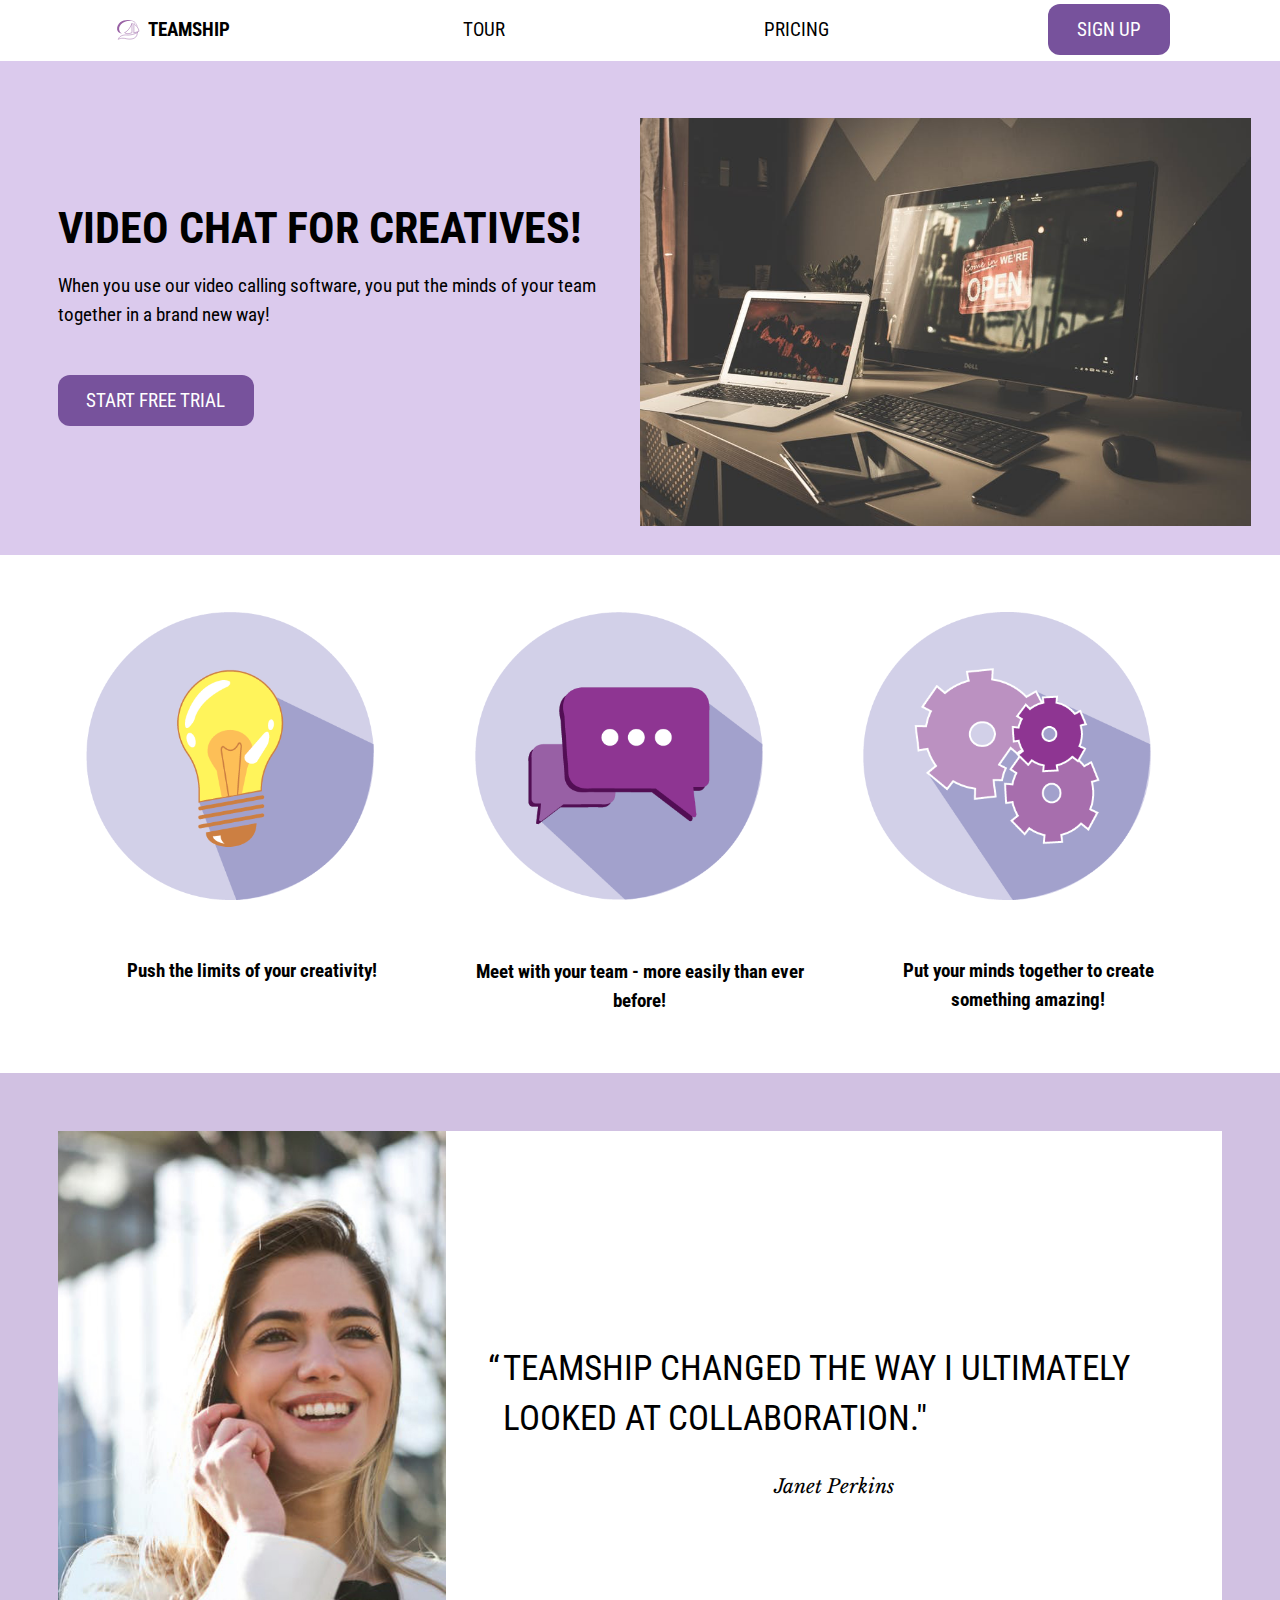
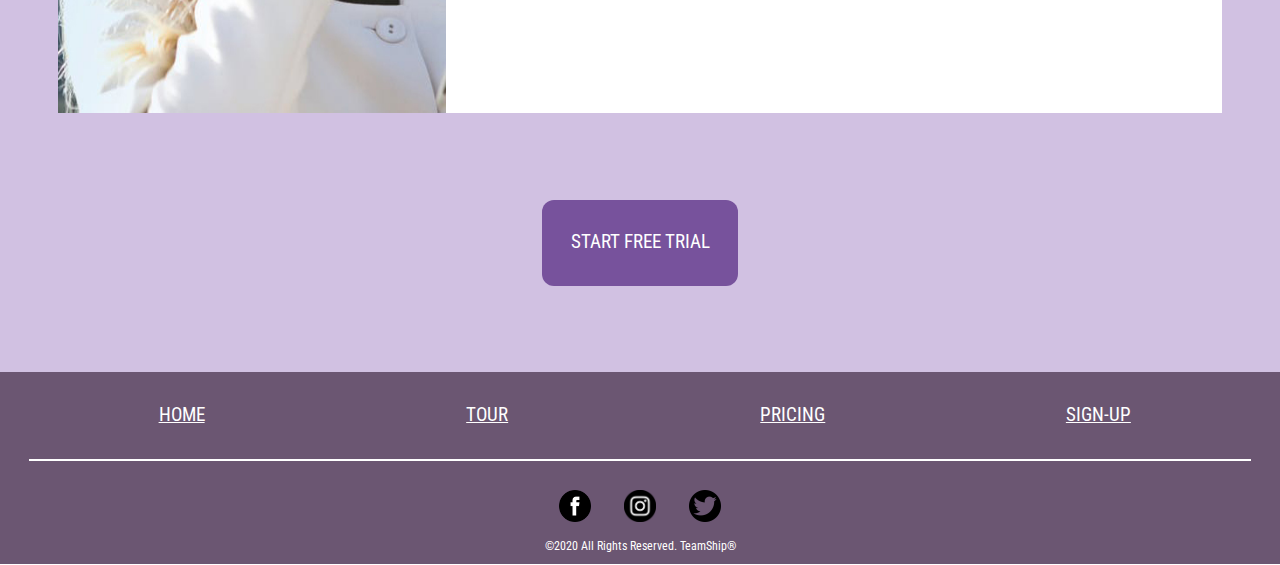
<file: index.html>
<!DOCTYPE html>
<html lang="en-ca">
<head>
  <meta charset="utf-8">
  <title>SAAS Homepage</title>
  <meta name="viewport" content="width=device-width,initial-scale=1">
  <link href="css/modules.css" rel="stylesheet">
  <link href="css/grid.css" rel="stylesheet">
  <link href="css/type.css" rel="stylesheet">
  <link href="css/main.css" rel="stylesheet">
  <link href="https://fonts.googleapis.com/css2?family=Libre+Baskerville:ital,wght@0,400;0,700;1,400&family=Roboto+Condensed:wght@400;700&display=swap" rel="stylesheet">
</head>
<body>

  <ul class="skip-links">
    <li><a href="#main">Jump to main content</a></li>
    <li><a href="#nav">Jump to navigation</a></li>
    <li><a href="#quote">Jump to testimonial</a></li>
  </ul>

  <header role="banner">

    <nav id="nav" role="navigation" class="roboto large-nav island-1-2">
      <ul class="list-group-inline grid grid-middle text-center">
        <li class="unit m-1-4">
          <a class="island-1-2" href="index.html">
            <i class="icon i-32">
              <img class="img-flex" src="icons/logo.svg" alt="Purple boat logo">
            </i>
            <span class="icon-label text-left bold">TEAMSHIP</span>
          </a>
        </li>
        <li class="unit m-1-4">
          <a class="island-1-2" href="tour.html">TOUR</a>
        </li>
        <li class="unit m-1-4">
          <a class="island-1-2" href="tour.html#pricing">PRICING</a>
        </li>
        <li class="unit m-1-4">
          <a class="sign-up island-1-2 gutter" href="sign-up.html">SIGN UP</a>
        </li>
      </ul>
    </nav>

    <nav id="mobile-nav" class="mobile island-1-2">
      <a href="index.html">
        <i class="icon i-48">
          <img class="img-flex" src="icons/logo.svg" alt="Purple boat logo">
        </i>
      </a>

      <input type="checkbox" class="nav-check" id="nav-check" required>
      <label class="nav-label" for="nav-check">
        <img class="nav-open pad-t-1-2" src="icons/nav-open.svg" alt="Open Navigation">
        <img class="nav-close pad-t-1-2" src="icons/nav-closed.svg" alt="Close Navigation">
      </label>

      <ul class="nav-drop list-group">
        <li class="roboto text-center">
          <a href="index.html">Home</a>
          <a href="tour.html">Tour</a>
          <a href="tour.html#pricing">Pricing</a>
          <a href="sign-up.html">Sign Up</a>
        </li>
      </ul>
    </nav>

    <div class="roboto banner island grid grid-middle">
      <div class="unit xs-1 s-1 m-1-2 pad-t gutter push">
        <h1 class="text-upper pad-b-1-2 push-0 yotta">Video Chat for Creatives!</h1>
        <p class="pad-b-2 push-0"> When you use our video calling software, you put the minds of your team together in a brand new way!</p>
        <a href="sign-up.html" class="banner-btn pad-b island-1-2 gutter">START FREE TRIAL</a>
      </div>
      <div class="unit xs-1 s-1 m-1-2 pad-t unit-content-center">
        <img class="img-flex" src="images/home-banner.jpeg" alt="Computer screen beside laptop and tablet on a desk">
      </div>
    </div>
  </header>

  <main id="main" role="main">

    <div class="grid gutter-2 pad-t pad-b icons">
      <div class="unit xs-1 s-1 m-1-3 l-1-3 island">
        <img class="gutter-2 pad-t img-flex push-2" src="images/lightbulb.png" alt="Lightbulb illustrative icon">
        <h2 class="roboto text-center push-0 kilo">Push the limits of your creativity!</h2>
      </div>

      <div class="unit xs-1 s-1 m-1-3 l-1-3 island">
        <img class="gutter-2 pad-t img-flex push-2" src="images/speech.png" alt="Purple speech bubbles illustrative icon">
        <h2 class="roboto text-center push-0 kilo">Meet with your team - more easily than ever before!</h2>
      </div>

      <div class="unit xs-1 s-1 m-1-3 l-1-3 island">
        <img class="gutter-2 pad-t img-flex push-2" src="images/cogs.png" alt="Purple cogs illustrative icon">
        <h2 class="roboto text-center push-0 wrapper kilo">Put your minds together to create something amazing!</h2>
      </div>
    </div>

    <article id="quote" class="island-2">
      <div class="grid push-2">
        <div class="unit xs-1 m-1-3 unit-content-distribute crop">
          <div class="embed embed-2by3 height-full">
            <img class="img-flex crop content-fill testimonial-img embed-item" src="images/quote-person.jpeg" alt="Woman talking on phone">
          </div>
        </div>
        <div class="unit-content-center-vertical quote unit xs-1 m-2-3 island-2">
          <p class="roboto text-upper exa"><span class="hang-punc">“</span>Teamship changed the way I ultimately looked at collaboration."</p>
          <cite>Janet Perkins</cite>
        </div>
      </div>

      <div class="island text-center">
        <a class="banner-btn btn island text-upper roboto" href="sign-up.html">Start Free Trial</a>
      </div>
    </article>

  </main>

  <footer role="contentinfo" class="relative roboto island">
    <nav class="footer-links grid">
      <div class="unit xs-1 s-1 m-1-4 push">
        <a class="island-1-2" href="index.html">HOME</a>
      </div>
      <div class="unit xs-1 s-1 m-1-4 push">
        <a class="island-1-2" href="tour.html">TOUR</a>
      </div>
      <div class="unit xs-1 s-1 m-1-4 push">
        <a class="island-1-2" href="tour.html">PRICING</a>
      </div>
      <div class="unit xs-1 s-1 m-1-4 push">
        <a class="island-1-2" href="sign-up.html">SIGN-UP</a>
      </div>
    </nav>

    <hr>

    <div class="grid">
      <ul class="list-group pin-rt push-r pad-t m-0 unit">
        <li class="pad-b">
          <a class="icon-link" href="#">
            <i class="icon i-32"><img src="images/facebook.png" alt="Facebook logo"></i>
          </a>
        </li>
        <li class="pad-b">
          <a class="icon-link" href="#">
            <i class="icon i-32"><img src="images/instagram.png" alt="Instagram logo"></i>
          </a>
        </li>
        <li class="pad">
          <a class="icon-link" href="#">
            <i class="icon i-32"><img src="images/twitter.png" alt="Twitter logo"></i>
          </a>
        </li>
      </ul>

      <ul class="unit xs-0 s-0 m-1 list-group list-group-inline text-center">
        <li class="pad-b-1-2 push-r">
          <a class="icon-link" href="#">
            <i class="icon i-32"><img src="images/facebook.png" alt="Facebook logo"></i>
          </a>
        </li>
        <li class="pad-b-1-2 push-r">
          <a class="icon-link" href="#">
            <i class="icon i-32"><img src="images/instagram.png" alt="Instagram logo"></i>
          </a>
        </li>
        <li class="pad-b-1-2">
          <a class="icon-link" href="#">
            <i class="icon i-32"><img src="images/twitter.png" alt="Twitter logo"></i>
          </a>
        </li>
      </ul>
    </div>

    <p class="push-0 center-content pico pin-bc island-1-4">©2020 All Rights Reserved. TeamShip®</p>
  </footer>

</body>
</html>
</file>
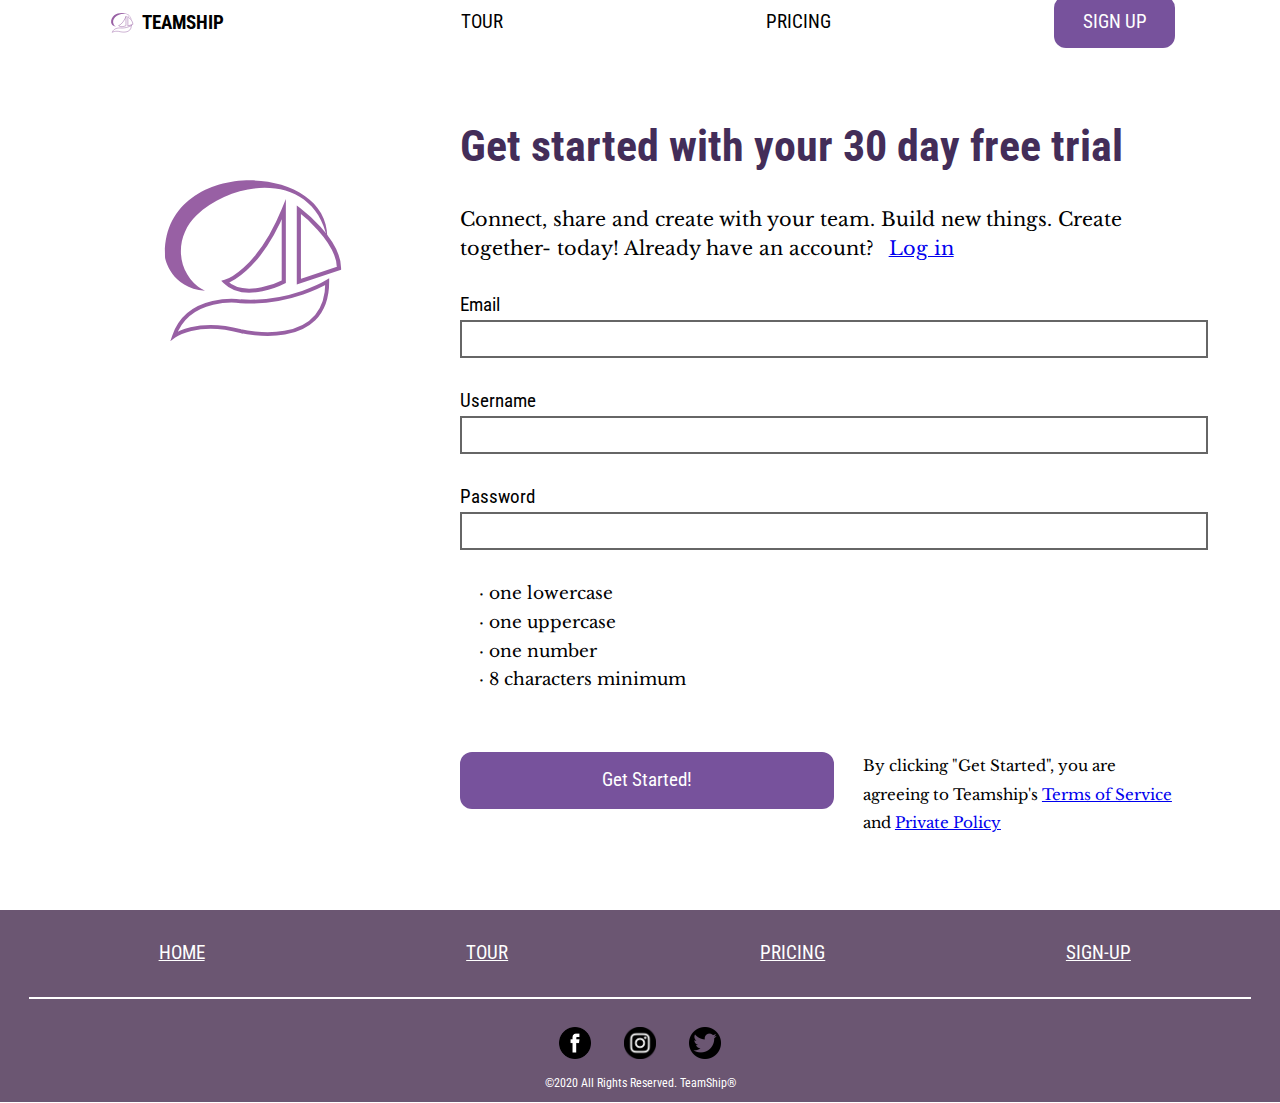
<file: sign-up.html>
<!DOCTYPE html>
<html lang="en-ca">
<head>
  <meta charset="utf-8">
  <title>Sign Up Form</title>
  <meta name="viewport" content="width=device-width,initial-scale=1">
  <link href="css/modules.css" rel="stylesheet">
  <link href="css/grid.css" rel="stylesheet">
  <link href="css/type.css" rel="stylesheet">
  <link href="css/main.css" rel="stylesheet">
  <link href="https://fonts.googleapis.com/css2?family=Libre+Baskerville:ital,wght@0,400;0,700;1,400&family=Roboto+Condensed:wght@400;700&display=swap" rel="stylesheet">
</head>

<body class="form">

  <ul class="skip-links">
    <li><a href="#main">Jump to main content</a></li>
    <li><a href="#nav">Jump to navigation</a></li>
    <li><a href="#form">Jump to form</a></li>
  </ul>

  <header role="banner">
    <nav id="nav" role="navigation" class="roboto large-nav island-1-4">
      <ul class="list-group-inline grid grid-middle text-center">
        <li class="unit m-1-4">
          <a class="island-1-2" href="index.html">
            <i class="icon i-32">
              <img class="img-flex max-length" src="icons/logo.svg" alt="Purple boat logo">
            </i>
            <span class="icon-label text-left bold">TEAMSHIP</span>
          </a>
        </li>
        <li class="unit m-1-4">
          <a class="island-1-2" href="tour.html">TOUR</a>
        </li>
        <li class="unit m-1-4">
          <a class="island-1-2" href="tour.html#pricing">PRICING</a>
        </li>
        <li class="unit m-1-4">
          <a class="sign-up island-1-2 gutter" href="sign-up.html">SIGN UP</a>
        </li>
      </ul>
    </nav>

    <nav id="mobile-nav" class="mobile island-1-2">
      <a href="index.html">
        <i class="icon i-48 embed embed-1by1">
            <img class="img-flex embed-item" src="icons/logo.svg" alt="Purple boat logo">
        </i>
      </a>

      <input type="checkbox" class="nav-check" id="nav-check">
      <label class="nav-label" for="nav-check">
        <img class="nav-open pad-t-1-2" src="icons/nav-open.svg" alt="Open Navigation">
        <img class="nav-close pad-t-1-2" src="icons/nav-closed.svg" alt="Close Navigation">
      </label>

      <ul class="nav-drop list-group">
        <li class="roboto text-center">
          <a href="index.html">Home</a>
          <a href="tour.html">Tour</a>
          <a href="tour.html#pricing">Pricing</a>
          <a href="sign-up.html">Sign Up</a>
        </li>
      </ul>
    </nav>
  </header>

  <main role="main" id="main">

    <div class="grid island-2">
      <div class="unit xs-1 s-1 m-1-3 island">
        <a class="center-content" href="index.html">
          <i class="icon i-256">
            <img class="img-flex max-length gutter" src="icons/logo.svg" alt="Purple boat logo">
          </i>
        </a>
      </div>

      <div class="unit xs-1 s-1 m-2-3 island-1-2">
        <section>
          <h1 class="roboto yotta">Get started with your 30 day free trial</h1>
          <p class="max-length-no-center">Connect, share and create with your team. Build new things. Create together- today! Already have an account?<a class="log-in gutter-1-2" href="index.html">Log in</a></p>
        </section>

        <form id="form" method="POST" action="https://formspree.io/missfaithannee@gmail.com">
          <h2 class="visually-hidden">Form to sign up for free trial with Teamship</h2>
          <div class="push">
            <label class="roboto" for="email">Email</label>
            <input type="email" id="email" name="sign-up" required>
          </div>
          <div class="push">
            <label class="roboto" for="name">Username</label>
            <input id="name" name="sign-up">
          </div>
          <div>
            <label class="roboto" for="password">Password</label>
            <input type="password" id="password" name="sign-up">
          </div>
          <div class="island milli">
            <ul>
              <li>one lowercase</li>
              <li>one uppercase</li>
              <li>one number</li>
              <li>8 characters minimum</li>
            </ul>
          </div>
          <div class="grid grid-top">
            <div class="unit xs-1 s-1 m-1-2">
              <button type="submit" class="push w-1 sign-up island-1-2 gutter roboto text-center btn">Get Started!</button>
            </div>
            <div class="unit xs-1 s-1 m-1-2 gutter micro">
              <p class="push-0">By clicking "Get Started", you are agreeing to Teamship's <a href="#">Terms of Service</a> and <a href="#">Private Policy</a></p>
            </div>
          </div>
        </form>
      </div>
    </div>
  </main>

  <footer role="contentinfo" class="relative roboto island">
    <nav class="grid footer-links">
      <div class="unit xs-1 s-1 m-1-4 push">
        <a class="island-1-2" href="index.html">HOME</a>
      </div>
      <div class="unit xs-1 s-1 m-1-4 push">
        <a class="island-1-2" href="tour.html">TOUR</a>
      </div>
      <div class="unit xs-1 s-1 m-1-4 push">
        <a class="island-1-2" href="tour.html">PRICING</a>
      </div>
      <div class="unit xs-1 s-1 m-1-4 push">
        <a class="island-1-2" href="sign-up.html">SIGN-UP</a>
      </div>
    </nav>

    <hr>

    <div class="grid">
      <ul class="list-group pin-rt push-r pad-t m-0 unit">
        <li class="pad-b">
          <a class="icon-link" href="#">
            <i class="icon i-32"><img src="images/facebook.png" alt="Facebook logo"></i>
          </a>
        </li>
        <li class="pad-b">
          <a class="icon-link" href="#">
            <i class="icon i-32"><img src="images/instagram.png" alt="Instagram logo"></i>
          </a>
        </li>
        <li class="pad">
          <a class="icon-link" href="#">
            <i class="icon i-32"><img src="images/twitter.png" alt="Twitter logo"></i>
          </a>
        </li>
      </ul>

      <ul class="unit xs-0 s-0 m-1 list-group list-group-inline text-center">
        <li class="pad-b-1-2 push-r">
          <a class="icon-link" href="#">
            <i class="icon i-32"><img src="images/facebook.png" alt="Facebook logo"></i>
          </a>
        </li>
        <li class="pad-b-1-2 push-r">
          <a class="icon-link" href="#">
            <i class="icon i-32"><img src="images/instagram.png" alt="Instagram logo"></i>
          </a>
        </li>
        <li class="pad-b-1-2">
          <a class="icon-link" href="#">
            <i class="icon i-32"><img src="images/twitter.png" alt="Twitter logo"></i>
          </a>
        </li>
      </ul>
    </div>

    <p class="push-0 center-content pico pin-bc island-1-4">©2020 All Rights Reserved. TeamShip®</p>
  </footer>

</body>
</html>
</file>
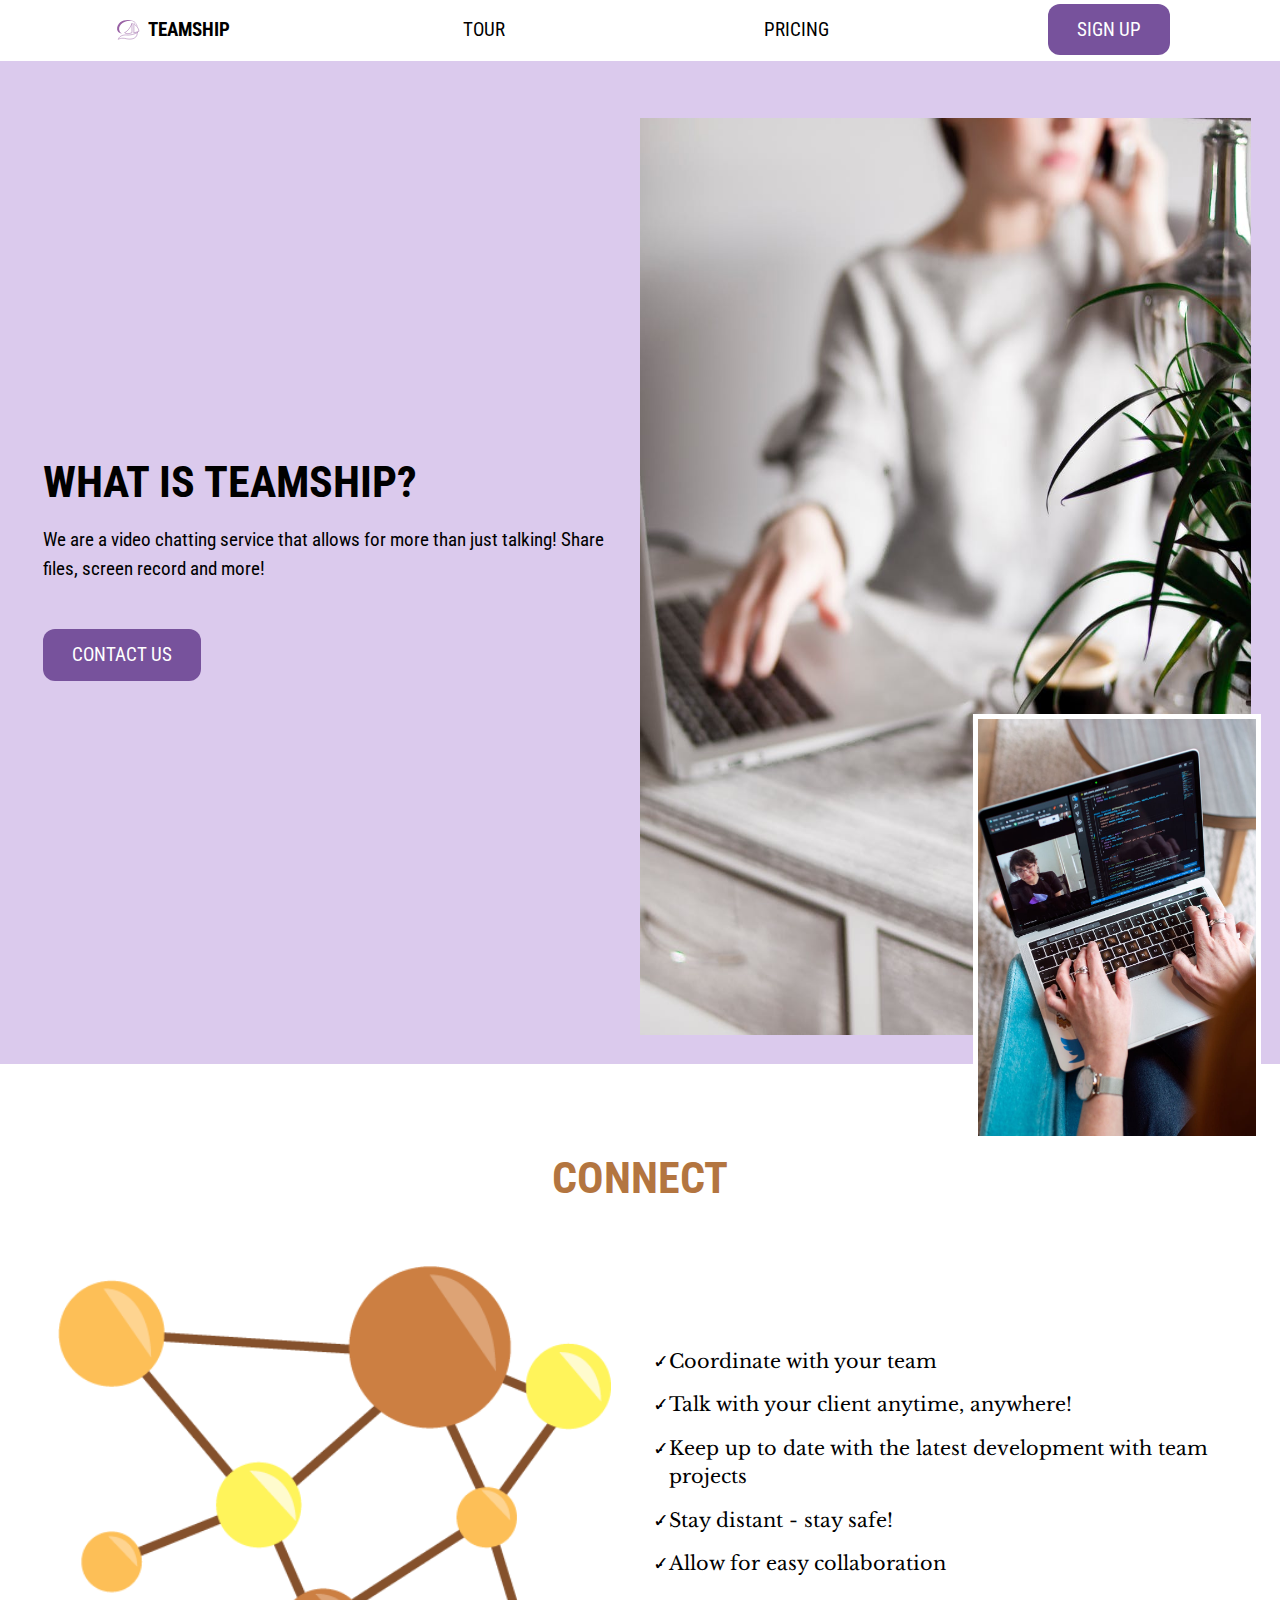
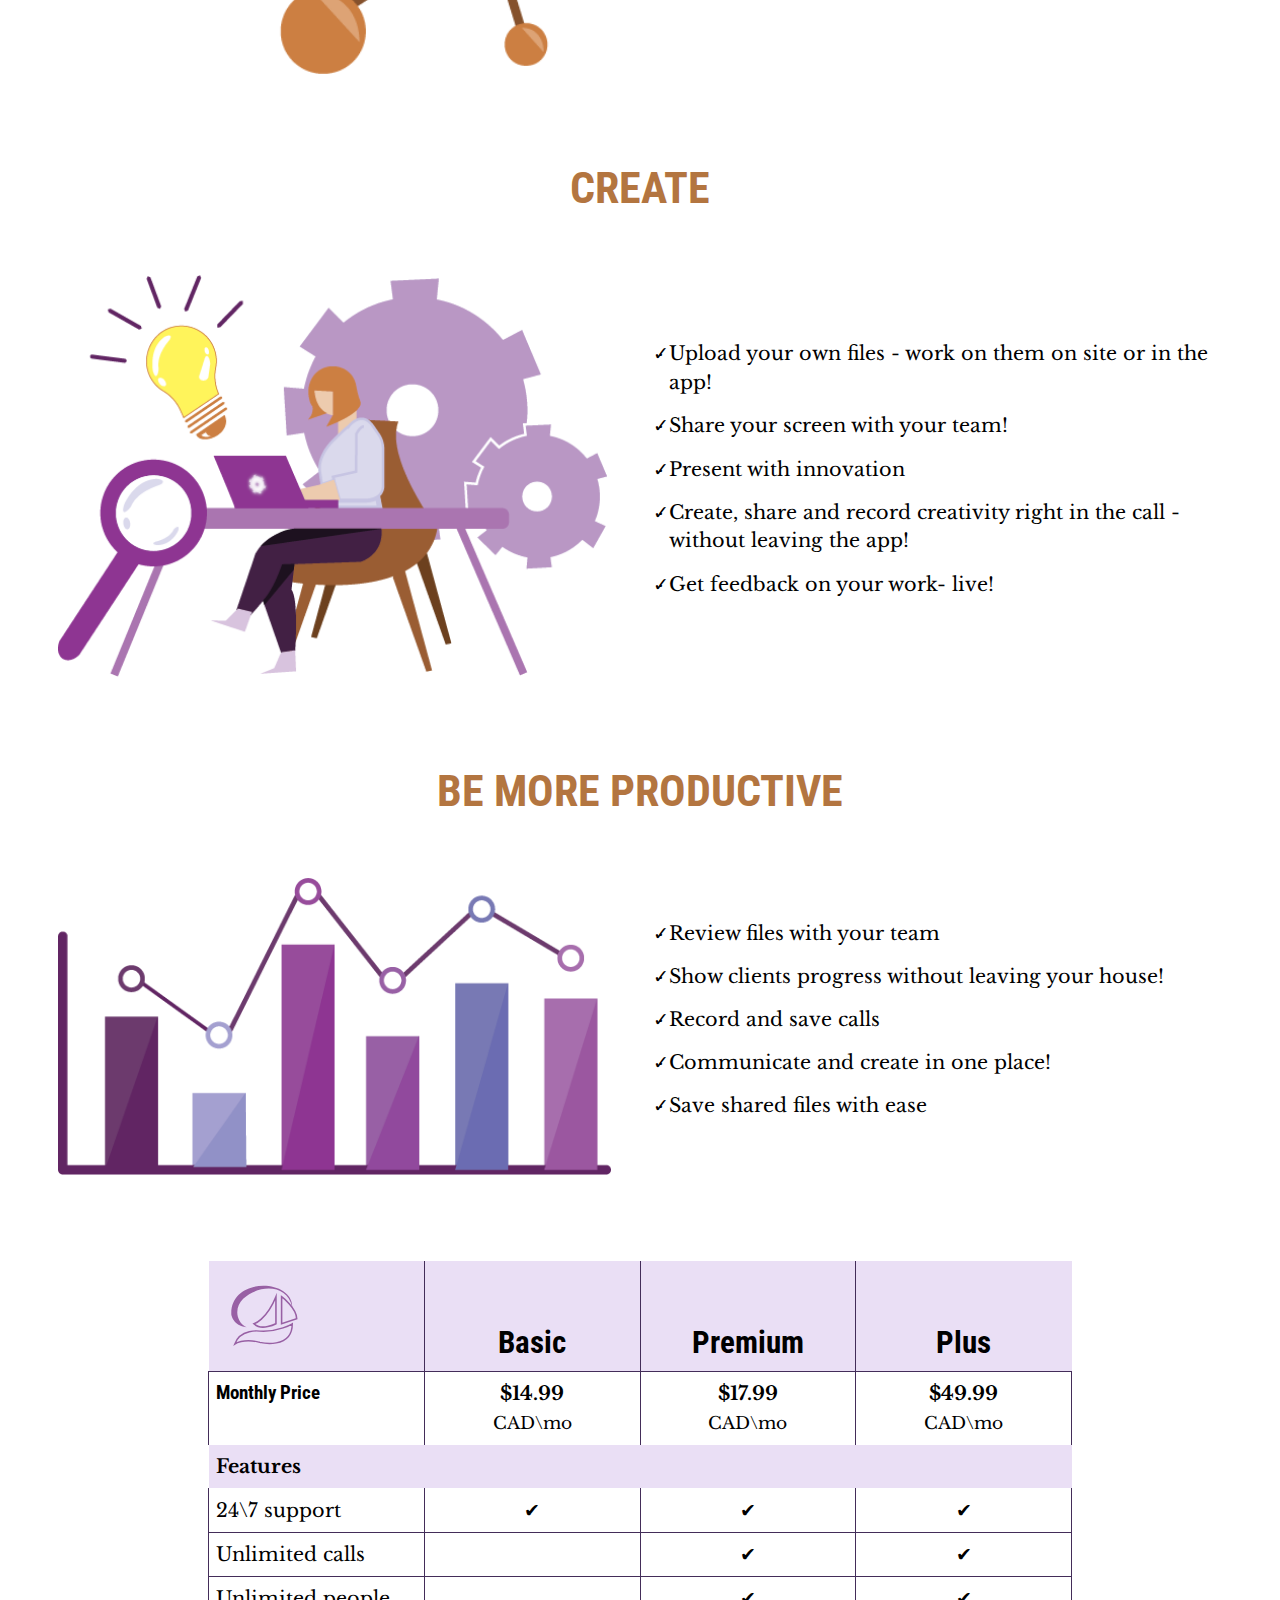
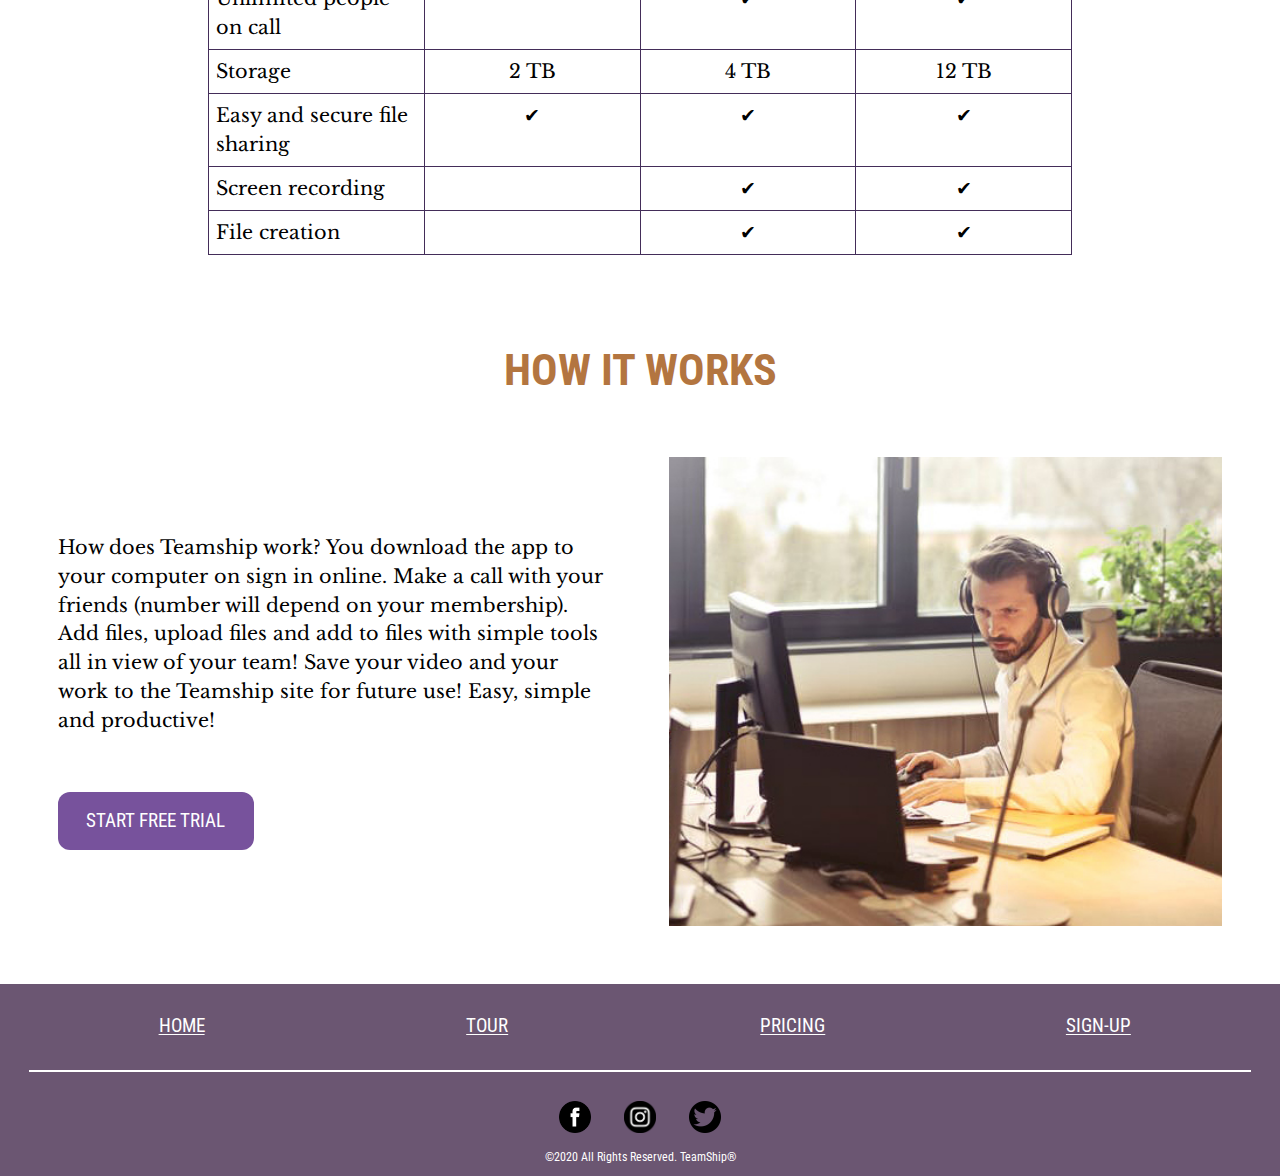
<file: tour.html>
<!DOCTYPE html>
<html lang="en-ca">
<head>
  <meta charset="utf-8">
  <title>SAAS Tour</title>
  <meta name="viewport" content="width=device-width,initial-scale=1">
  <link href="css/modules.css" rel="stylesheet">
  <link href="css/grid.css" rel="stylesheet">
  <link href="css/type.css" rel="stylesheet">
  <link href="css/main.css" rel="stylesheet">
  <link href="https://fonts.googleapis.com/css2?family=Libre+Baskerville:ital,wght@0,400;0,700;1,400&family=Roboto+Condensed:wght@400;700&display=swap" rel="stylesheet">
</head>
<body>

  <ul class="skip-links">
    <li><a href="#main">Jump to main content</a></li>
    <li><a href="#nav">Jump to navigation</a></li>
    <li><a href="#pricing">Jump to prices</a></li>
    <li><a href="#how">Jump to how it works</a></li>
  </ul>

  <header role="banner">
    <nav id="nav" role="navigation" class="roboto large-nav island-1-2">
      <ul class="list-group-inline grid grid-middle text-center">
        <li class="unit m-1-4">
          <a class="island-1-2" href="index.html">
            <i class="icon i-32">
              <img class="img-flex max-length" src="icons/logo.svg" alt="Purple boat logo">
            </i>
            <span class="icon-label text-left bold">TEAMSHIP</span>
          </a>
        </li>
        <li class="unit m-1-4">
          <a class="island-1-2" href="tour.html">TOUR</a>
        </li>
        <li class="unit m-1-4">
          <a class="island-1-2" href="tour.html#pricing">PRICING</a>
        </li>
        <li class="unit m-1-4">
          <a class="sign-up island-1-2 gutter" href="sign-up.html">SIGN UP</a>
        </li>
      </ul>
    </nav>

    <nav id="mobile-nav" class="mobile island-1-2">
      <a href="index.html">
        <i class="icon i-48">
          <img class="img-flex" src="icons/logo.svg" alt="Purple boat logo">
        </i>
      </a>

      <input type="checkbox" class="nav-check" id="nav-check" required>
      <label class="nav-label" for="nav-check">
        <img class="nav-open pad-t-1-2" src="icons/nav-open.svg" alt="Open Navigation">
        <img class="nav-close pad-t-1-2" src="icons/nav-closed.svg" alt="Close Navigation">
      </label>

      <ul class="nav-drop list-group">
        <li class="roboto text-center">
          <a href="index.html">Home</a>
          <a href="tour.html">Tour</a>
          <a href="tour.html#pricing">Pricing</a>
          <a href="sign-up.html">Sign Up</a>
        </li>
      </ul>
    </nav>

    <div class="roboto banner island grid grid-middle relative">
      <div class="unit xs-1 s-1 m-1-2 pad-t gutter-1-2 push">
        <h1 class="text-upper pad-b-1-2 push-0 yotta">What is Teamship?</h1>
        <p class="pad-b-2 push-0">We are a video chatting service that allows for more than just talking! Share files, screen record and more!</p>
        <a href="sign-up.html" class="banner-btn pad-b island-1-2 gutter text-upper">Contact Us</a>
      </div>
      <div class="unit xs-1 s-1 m-1-2 pad-t unit-content-center">
        <div class="img-flex height-full embed embed-2by3 crop">
          <img class="img-flex embed-item" src="images/tour-banner.jpeg" alt="Computer screen beside laptop and tablet on a desk">
        </div>
      </div>
      <div class="unit xs-0 s-0 m-0 l-1 corner-photo">
        <img class="img-flex" src="images/tour-banner-2.jpeg" alt="Laptop screen with person on computer call with someone">
      </div>
    </div>

  </header>

  <main id="main" class="pad-t-2" role="main">

    <section class="island">
      <h2 class="roboto text-upper yotta text-center">Connect</h2>
      <div class="grid grid-middle">
        <div class="unit xs-1 s-1 m-1-2 island">
          <img class="img-flex" src="images/connection.png" alt="Orange dots connected to one another">
        </div>
        <div class="check-list unit xs-1 s-1 m-1-2 gutter unit-content-center">
          <ul class="max-length pad-t">
            <li class="push-1-2">Coordinate with your team</li>
            <li class="push-1-2">Talk with your client anytime, anywhere!</li>
            <li class="push-1-2">Keep up to date with the latest development with team projects</li>
            <li class="push-1-2">Stay distant - stay safe!</li>
            <li class="push-1-2">Allow for easy collaboration</li>
          </ul>
        </div>
      </div>
    </section>

    <section class="island">
      <h2 class="roboto text-upper yotta text-center">Create</h2>
      <div class="grid grid-middle">
        <div class="unit xs-1 s-1 m-1-2 island">
          <img class="img-flex" src="images/creative.png" alt="Illustration of woman at desk with lightbulb and magnifying glass">
        </div>
        <div class="check-list unit xs-1 s-1 m-1-2 gutter unit-content-center">
          <ul class="max-length pad-t">
            <li class="push-1-2">Upload your own files - work on them on site or in the app!</li>
            <li class="push-1-2">Share your screen with your team!</li>
            <li class="push-1-2">Present with innovation</li>
            <li class="push-1-2">Create, share and record creativity right in the call - without leaving the app!</li>
            <li class="push-1-2">Get feedback on your work- live!</li>
          </ul>
        </div>
      </div>
    </section>

    <section class="island">
      <h2 class="roboto text-upper yotta text-center"> Be More Productive</h2>
      <div class="grid grid-middle">
        <div class="unit xs-1 s-1 m-1-2 island">
          <img class="img-flex" src="images/productive.png" alt="Orange dots connected to one another">
        </div>
        <div class="check-list unit xs-1 s-1 m-1-2 gutter unit-content-center">
          <ul class="max-length pad-t">
            <li class="push-1-2">Review files with your team</li>
            <li class="push-1-2">Show clients progress without leaving your house!</li>
            <li class="push-1-2">Record and save calls</li>
            <li class="push-1-2">Communicate and create in one place!</li>
            <li class="push-1-2">Save shared files with ease</li>
          </ul>
        </div>
      </div>
    </section>

    <section class="island scrollable table-wrapper center-block">
      <table id="pricing" class="center-block">
        <caption class="visually-hidden">Pricing for each kind of account with Teamship software</caption>

        <thead class="roboto peta">
          <tr class="special-row">
            <th role="presentation" scope="col">
              <i class="icon i-96">
                <img class="img-flex max-length" src="icons/logo.svg" alt="Purple boat logo">
              </i>
            </th>
            <th class="text-center" scope="col">Basic</th>
            <th class="text-center" scope="col">Premium</th>
            <th class="text-center" scope="col">Plus</th>
          </tr>
        </thead>

        <tbody>
          <tr>
            <th class="roboto" scope="row">Monthly Price</th>
            <th aria-label="Price of Basic Plan" class="text-center" scope="col">$14.99<br><span class="not-bold milli">CAD\mo</span></th>
            <th aria-label="Price of Premium Plan" class="text-center" scope="col">$17.99<br><span class="not-bold milli">CAD\mo</span></th>
            <th aria-label="Price of Plus Plan" class="text-center" scope="col">$49.99<br><span class="not-bold milli">CAD\mo</span></th>
          </tr>

          <tr class="special-row">
            <th scope="col" colspan="4">Features</th>
          </tr>

          <tr>
            <th class="not-bold" scope="row">24\7 support</th>
            <td aria-label="Included with Basic Plan" class="text-center">&#10004;</td>
            <td aria-label="Included with Premium Plan" class="text-center">&#10004;</td>
            <td aria-label="Included with Plus Plan" class="text-center">&#10004;</td>
          </tr>

          <tr>
            <th class="not-bold" scope="row">Unlimited calls</th>
            <td aria-label="Not included with Basic Plan"></td>
            <td aria-label="Included with Premium Plan" class="text-center">&#10004;</td>
            <td aria-label="Included with Plus Plan" class="text-center">&#10004;</td>
          </tr>

          <tr>
            <th class="not-bold" scope="row">Unlimited people on call</th>
            <td aria-label="Not included with Basic Plan"></td>
            <td aria-label="Included with Premium Plan" class="text-center">&#10004;</td>
            <td aria-label="Included with Plus Plan" class="text-center">&#10004;</td>
          </tr>

          <tr>
            <th class="not-bold" scope="row">Storage</th>
            <td aria-label="Included with Basic Plan" class="text-center">2 TB</td>
            <td aria-label="Included with Premium Plan" class="text-center">4 TB</td>
            <td aria-label="Included with Plus Plan" class="text-center">12 TB</td>
          </tr>

          <tr>
            <th class="not-bold" scope="row">Easy and secure file sharing</th>
            <td aria-label="Included with Basic Plan" class="text-center">&#10004;</td>
            <td aria-label="Included with Premium Plan" class="text-center">&#10004;</td>
            <td aria-label="Included with Plus Plan" class="text-center">&#10004;</td>
          </tr>

          <tr>
            <th class="not-bold" scope="row">Screen recording</th>
            <td aria-label="Not included with Basic Plan"></td>
            <td aria-label="Included with Premium Plan" class="text-center">&#10004;</td>
            <td aria-label="Included with Plus Plan" class="text-center">&#10004;</td>
          </tr>

          <tr>
            <th class="not-bold" scope="row">File creation</th>
            <td aria-label="Not included with Basic Plan"></td>
            <td aria-label="Included with Premium Plan" class="text-center">&#10004;</td>
            <td aria-label="Included with Plus Plan" class="text-center">&#10004;</td>
          </tr>
        </tbody>
      </table>
    </section>

    <section id="how" class="island">
      <h2 class="roboto text-upper yotta text-center">How it Works</h2>
      <div class="grid grid-middle">
        <div class="unit xs-1 s-1 m-1-2 island">
          <p class="wrapper pad-b">How does Teamship work? You download the app to your computer on sign in online. Make a call with your friends (number will depend on your membership). Add files, upload files and add to files with simple tools all in view of your team! Save your video and your work to the Teamship site for future use! Easy, simple and productive!</p>
          <a class="roboto sign-up island-1-2 gutter text-upper center-content-horizontal btn" href="sign-up.html">Start Free Trial</a>
        </div>
        <div class="unit xs-1 s-1 m-1-2 island">
          <img class="img-flex" src="images/how-it-works.jpeg" alt="Man with headset surrounded by monitors">
        </div>
      </div>
    </section>

  </main>

  <footer role="contentinfo" class="relative roboto island">
    <nav class="grid footer-links">
      <div class="unit xs-1 s-1 m-1-4 push">
        <a class="island-1-2" href="index.html">HOME</a>
      </div>
      <div class="unit xs-1 s-1 m-1-4 push">
        <a class="island-1-2" href="tour.html">TOUR</a>
      </div>
      <div class="unit xs-1 s-1 m-1-4 push">
        <a class="island-1-2" href="tour.html">PRICING</a>
      </div>
      <div class="unit xs-1 s-1 m-1-4 push">
        <a class="island-1-2" href="sign-up.html">SIGN-UP</a>
      </div>
    </nav>

    <hr>

    <div class="grid">
      <ul class="list-group pin-rt push-r pad-t m-0 unit">
        <li class="pad-b">
          <a class="icon-link" href="#">
            <i class="icon i-32"><img src="images/facebook.png" alt="Facebook logo"></i>
          </a>
        </li>
        <li class="pad-b">
          <a class="icon-link" href="#">
            <i class="icon i-32"><img src="images/instagram.png" alt="Instagram logo"></i>
          </a>
        </li>
        <li class="pad">
          <a class="icon-link" href="#">
            <i class="icon i-32"><img src="images/twitter.png" alt="Twitter logo"></i>
          </a>
        </li>
      </ul>

      <ul class="unit xs-0 s-0 m-1 list-group list-group-inline text-center">
        <li class="pad-b-1-2 push-r">
          <a class="icon-link" href="#">
            <i class="icon i-32"><img src="images/facebook.png" alt="Facebook logo"></i>
          </a>
        </li>
        <li class="pad-b-1-2 push-r">
          <a class="icon-link" href="#">
            <i class="icon i-32"><img src="images/instagram.png" alt="Instagram logo"></i>
          </a>
        </li>
        <li class="pad-b-1-2">
          <a class="icon-link" href="#">
            <i class="icon i-32"><img src="images/twitter.png" alt="Twitter logo"></i>
          </a>
        </li>
      </ul>
    </div>

    <p class="push-0 center-content pico pin-bc island-1-4">©2020 All Rights Reserved. TeamShip®</p>
  </footer>

</body>
</html>
</file>
<file: css/modules.css>
/*
 * Modulifier || Code released under the UNLICENSE
 * Code under other copyrights & licenses listed below.
 * https://modulifier.web-dev.tools/#responsive;images;list-group;embed;media-object;icons;hidden;positioning;nice-lists;forms;buttons;accessibility;print
 */

@-moz-viewport { width: device-width; scale: 1; }
@-ms-viewport { width: device-width; scale: 1; }
@-o-viewport { width: device-width; scale: 1; }
@-webkit-viewport { width: device-width; scale: 1; }
@viewport { width: device-width; scale: 1; }

html {
  box-sizing: border-box;
  -moz-text-size-adjust: 100%;
  -ms-text-size-adjust: 100%;
  -webkit-text-size-adjust: 100%;
  text-size-adjust: 100%;
}

*, *::before, *::after {
  box-sizing: inherit;
}

body {
  margin: 0;
}

article,
aside,
details,
figcaption,
figure,
footer,
header,
main,
menu,
nav,
section,
summary {
  display: block;
}

audio,
canvas,
progress,
video {
  display: inline-block;
  vertical-align: baseline;
}

template {
  display: none;
}

details {
  cursor: pointer;
}

audio:not([controls]) {
  display: none;
  height: 0;
}

a,
area,
button,
input,
label,
select,
textarea,
[tabindex] {
  -ms-touch-action: manipulation;
  touch-action: manipulation;
}

img {
  border: 0;
}

.img-flex,
.img-flex img {
  display: block;
  width: 100%;
}

svg {
  fill: currentColor;
}

svg:not(:root) {
  overflow: hidden;
}

svg.img-flex {
  width: 100%;
  height: 100%;
}

.image-replacement, .ir {
  overflow: hidden;
  direction: ltr;
  text-align: left;
  text-indent: 100%;
  white-space: nowrap;
}

.list-group, .list-group-inline, .list-group--inline {
  padding-left: 0;
  list-style-type: none;
}

.list-group > dd {
  margin-left: 0;
}

.list-group-inline::before,
.list-group-inline::after,
.list-group--inline::before,
.list-group--inline::after {
  content: "";
  display: table;
}

.list-group-inline::after,
.list-group--inline::after {
  clear: both;
}

.list-group-inline > li,
.list-group--inline > li {
  display: inline-block;
}

.list-group-inline > dt,
.list-group--inline > dt {
  clear: left;
  float: left;
  width: 11em;
}

.list-group-inline > dd,
.list-group--inline > dd {
  float: left;
  min-width: 12em;
}

.embed {
  margin-left: 0;
  margin-right: 0;
  overflow: hidden;
  position: relative;
  width: 100%;
}

.embed-1by1, .embed--1by1 {
  padding-top: 100%; /* Square */
}

.embed-4by3, .embed--4by3 {
  padding-top: 75%; /* Traditional TV/computer screens */
}

.embed-iso216, .embed--iso216 {
  padding-top: 70.92%; /* A-standard paper sizes */
}

.embed-3by2, .embed--3by2 {
  padding-top: 66.6%; /* Classic 35 mm film & most digital photos, landscape */
}

.embed-2by3, .embed--2by3 {
  padding-top: 150%; /* Classic 35 mm film & most digital photos, portrait */
}

.embed-golden, .embed--golden {
  padding-top: 61.8%; /* The Golden Ratio */
}

.embed-16by9, .embed--16by9 {
  padding-top: 56.25%; /* HD TV */
}

.embed-185by100, .embed--185by100 {
  padding-top: 54.05%; /* Common widescreen cinema */
}

.embed-24by10, .embed--24by10 {
  padding-top: 41.667%; /* Widescreen cinema: 2.4:1 */
}

.embed-3by1, .embed--3by1 {
  padding-top: 33.3333%; /* Panorama photos */
}

.embed-4by1, .embed--4by1 {
  padding-top: 25%; /* Polyvision */
}

.embed-5by1, .embed--5by1 {
  padding-top: 20%; /* Really wide... */
}

.embed-item, .embed__item {
  min-height: 100%;
  left: 0;
  position: absolute;
  top: 0;
  width: 100%;
}

.media {
  overflow: hidden;
}

.media-img, .media__img {
  float: left;
}

.media-img-reversed, .media__img--reversed {
  float: right;
}

.media-img-stacked, .media__img--stacked {
  float: none;
}

.media-body, .media__body {
  overflow: hidden;
  min-width: 12em; /* Slightly less than 200px, responsiveness built in */
}

.icon {
  display: inline-block;
  position: relative;
  background: transparent none no-repeat center center;
  background-size: contain;
  vertical-align: middle;
}

.i-16, .i--16 {
  height: 16px;
  width: 16px;
}

.i-18, .i--18 {
  height: 18px;
  width: 18px;
}

.i-20, .i--20 {
  height: 20px;
  width: 20px;
}

.i-24, .i--24 {
  height: 24px;
  width: 24px;
}

.i-32, .i--32 {
  height: 32px;
  width: 32px;
}

.i-48, .i--48 {
  height: 48px;
  width: 48px;
}

.i-64, .i--64 {
  height: 64px;
  width: 64px;
}

.i-96, .i--96 {
  height: 96px;
  width: 96px;
}

.i-128, .i--128 {
  height: 128px;
  width: 128px;
}

.i-192, .i--192 {
  height: 192px;
  width: 192px;
}

.i-256, .i--256 {
  height: 256px;
  width: 256px;
}

.icon img,
.icon svg {
  left: 0;
  height: 100%;
  position: absolute;
  top: 0;
  width: 100%;
  fill: currentColor;
}

.icon-label {
  vertical-align: middle;
}

.icon-link,
.icon-link:focus,
.icon-link:hover {
  text-decoration: none;
}

[hidden], .hidden {
  /* stylelint-disable declaration-no-important */
  display: none !important;
  visibility: hidden !important;
  /* stylelint-enable */
}

.visually-hidden {
  height: 1px;
  margin: -1px;
  overflow: hidden;
  padding: 0;
  position: absolute;
  width: 1px;
  border: 0;
  clip: rect(0 0 0 0);
  clip-path: inset(50%);
}

.visually-hidden.focusable:active, .visually-hidden.focusable:focus {
  height: auto;
  margin: 0;
  overflow: visible;
  position: static;
  width: auto;
  clip: auto;
  clip-path: none;
}

.invisible {
  visibility: hidden;
}

.chop,
.crop {
  overflow: hidden;
}

.truncate {
  max-width: 100%;
  overflow: hidden;
  width: 100%;
  text-overflow: ellipsis;
  white-space: nowrap;
}

.scrollable {
  max-width: 100%;
  overflow-x: auto;
  overflow-y: hidden;
  -webkit-overflow-scrolling: touch;
}

.flex-row {
  display: -webkit-flex;
  display: -ms-flexbox;
  display: flex;
}

.flex-justify {
  -webkit-justify-content: space-between;
  -ms-flex-pack: space-between;
  justify-content: space-between;
}

.flex-align-center {
  -webkit-align-items: center;
  -ms-flex-align: center;
  align-items: center;
}

.center-text,
.center-flow {
  text-align: center;
}

.center-block {
  margin-left: auto;
  margin-right: auto;
}

.no-auto-margins,
.not-centered {
  /* stylelint-disable declaration-no-important */
  margin-left: 0 !important;
  margin-right: 0 !important;
  /* stylelint-enable */
}

.center-content,
.center-content-vertical,
.center-contents,
.center-contents-vertical {
  display: -webkit-flex;
  display: -ms-flexbox;
  display: flex;
  -webkit-justify-content: center;
  -ms-flex-pack: center;
  justify-content: center;
  -webkit-align-items: center;
  -ms-flex-align: center;
  align-items: center;
  -webkit-align-content: center;
  -ms-flex-line-pack: center;
  align-content: center;
  -webkit-flex-direction: column wrap;
  -ms-flex-direction: column wrap;
  flex-flow: column wrap;
}

.center-content-start,
.center-content-vertical-start,
.center-contents-start,
.center-contents-vertical-start {
  display: -webkit-flex;
  display: -ms-flexbox;
  display: flex;
  -webkit-justify-content: center;
  -ms-flex-pack: center;
  justify-content: center;
  -webkit-flex-direction: column wrap;
  -ms-flex-direction: column wrap;
  flex-flow: column wrap;
}

.center-content-horizontal,
.center-contents-horizontal {
  display: -webkit-flex;
  display: -ms-flexbox;
  display: flex;
  -webkit-justify-content: center;
  -ms-flex-pack: center;
  justify-content: center;
  -webkit-align-items: center;
  -ms-flex-align: center;
  align-items: center;
  -webkit-align-content: center;
  -ms-flex-line-pack: center;
  align-content: center;
  -webkit-flex-direction: row wrap;
  -ms-flex-direction: row wrap;
  flex-flow: row wrap;
}

.clearfix::after {
  content: " ";
  display: block;
  clear: both;
}

.left {
  float: left;
}

.right {
  float: right;
}

.inline {
  display: inline;
}

.block {
  display: block;
}

.inline-block, .ib {
  display: inline-block;
}

.valign-top {
  vertical-align: top;
}

.valign-bottom {
  vertical-align: bottom;
}

.valign-middle {
  vertical-align: middle;
}

.fixed {
  position: fixed;
}

.relative {
  position: relative;
}

[class*="pin-"],
.absolute {
  position: absolute;
}

.static {
  position: static;
}

.zindex-1 {
  z-index: 1;
}

.zindex-2 {
  z-index: 2;
}

.zindex-3 {
  z-index: 3;
}

.zindex-1000 {
  z-index: 1000;
}

.pin-top-left,
.pin-left-top,
.pin-tl,
.pin-lt {
  top: 0;
  left: 0;
}

.pin-top-right,
.pin-right-top,
.pin-tr,
.pin-rt {
  top: 0;
  right: 0;
}

.pin-bottom-left,
.pin-left-bottom,
.pin-bl,
.pin-lb {
  bottom: 0;
  left: 0;
}

.pin-bottom-right,
.pin-right-bottom,
.pin-br,
.pin-rb {
  bottom: 0;
  right: 0;
}

.pin-top-center,
.pin-center-top,
.pin-tc,
.pin-ct {
  left: 50%;
  top: 0;
  transform: translateX(-50%);
}

.pin-bottom-center,
.pin-center-bottom,
.pin-bc,
.pin-cb {
  bottom: 0;
  left: 50%;
  transform: translateX(-50%);
}

.pin-center-left,
.pin-left-center,
.pin-cl,
.pin-lc {
  left: 0;
  top: 50%;
  transform: translateY(-50%);
}

.pin-center-right,
.pin-right-center,
.pin-cr,
.pin-rc {
  right: 0;
  top: 50%;
  transform: translateY(-50%);
}

.pin-center, .pin-c {
  left: 50%;
  top: 50%;
  transform: translate(-50%, -50%);
}

.width-quarter, .w-1-4 {
  width: 25%;
}

.width-half, .w-1-2 {
  width: 50%;
}

.width-full, .w-1 {
  width: 100%;
}

.height-quarter, .h-1-4 {
  height: 25%;
}

.height-half, .h-1-2 {
  height: 50%;
}

.height-full, .h-1 {
  height: 100%;
}

.height-win-quarter, .h-w-1-4 {
  height: 25vh;
  max-height: 46em;
}

.height-win-half, .h-w-1-2 {
  height: 50vh;
  max-height: 46em;
}

.height-win-full, .h-w-1 {
  height: 100vh;
  max-height: 46em;
}

ul {
  list-style-type: none;
}

ul > li::before {
  content: "·";
  float: left;
  margin-left: -1.6em;
  width: 1.3em;
  text-align: right;
}

ol {
  counter-reset: ol-simple-numbers;
  list-style-type: none;
}

ol > li::before {
  float: left;
  margin-left: -1.6em;
  width: 1.3em;
  counter-increment: ol-simple-numbers;
  content: counter(ol-simple-numbers);
  text-align: right;
}

.list-group > li::before,
.list-group-inline > li::before,
.list-group--inline > li::before {
  content: none;
}

/* stylelint-disable no-descending-specificity */

/*
 * (c) Nicolas Gallagher and Jonathan Neal of Normalize.css || MIT License
 *     https://necolas.github.io/normalize.css/
 */

button,
input,
optgroup,
select,
textarea {
  color: inherit;
  font: inherit;
  margin: 0;
}

button,
input {
  overflow: visible;
}

button,
select {
  text-transform: none;
}

button,
html [type="button"],
[type="reset"],
[type="submit"] {
  -webkit-appearance: button;
  cursor: pointer;
}

button[disabled],
html input[disabled] {
  cursor: default;
}

button::-moz-focus-inner,
input::-moz-focus-inner {
  border: 0;
  padding: 0;
}

[type="checkbox"],
[type="radio"] {
  opacity: 0;
  position: absolute;
  height: 1px;
  width: 1px;
}

[type="number"]::-webkit-inner-spin-button,
[type="number"]::-webkit-outer-spin-button {
  height: auto;
}

[type="search"]::-webkit-search-cancel-button,
[type="search"]::-webkit-search-decoration {
  -webkit-appearance: none;
}

fieldset {
  padding-left: 0;
  padding-right: 0;

  border: 0;
  border-top: 2px solid #666;
}

legend {
  color: inherit;
  display: table;
  max-width: 100%;
  padding: 0 .3em 0 0;
  white-space: normal;

  border: 0;

  font-weight: bold;
}

optgroup {
  font-weight: bold;
}

::-webkit-input-placeholder {
  color: inherit;
  opacity: .54;
}

::-webkit-file-upload-button {
  -webkit-appearance: button;
  font: inherit;
}

/* End Normalize.css code */

label,
.label-block {
  display: block;
  cursor: pointer;
}

[type="checkbox"] + label,
[type="radio"] + label,
.label-inline {
  display: inline-block;
}

input:not([type]),
[type="text"],
[type="number"],
[type="search"],
[type="url"],
[type="email"],
[type="password"],
[type="tel"],
[type="datetime-local"],
[type="month"],
[type="week"],
[type="date"],
[type="time"],
[type="range"],
select,
textarea {
  -moz-appearance: none;
  -webkit-appearance: none;
  appearance: none;
}

input,
textarea {
  display: block;
  width: 100%;

  background-color: #fff;
  border: 2px solid #666;
  border-radius: 0;
}

label {
  vertical-align: middle;
}

textarea {
  max-width: 100%;
  min-height: 4em;
  overflow: auto;
}

[type="color"] {
  display: inline-block;
  width: 2em;
}

select {
  display: block;
  width: 100%;

  background-image: url("data:image/svg+xml,%3Csvg xmlns='http://www.w3.org/2000/svg' width='256' height='256' viewBox='0 0 256 256'%3E%3Cpath fill='none' stroke='%23000' stroke-miterlimit='10' stroke-width='70' d='M36.3 82.1l91.9 91.8 91.5-91.8'/%3E%3C/svg%3E");
  background-repeat: no-repeat;
  background-position: calc(100% - .4em) center;
  background-size: 18px auto;
  background-color: #fff;
  border: 2px solid #666;
  border-radius: 0;
}

[type="checkbox"] + label::before {
  content: " ";
  display: inline-block;
  height: 1.8em;
  margin-right: .3em;
  position: relative;
  vertical-align: middle;
  top: -.1em;
  width: 1.8em;

  background-color: #fff;
  background-size: cover;
  border: 2px solid #666;

  line-height: inherit;
}

[type="checkbox"]:checked + label::before {
  background-image: url("data:image/svg+xml,%3Csvg xmlns='http://www.w3.org/2000/svg' width='256' height='256' viewBox='0 0 256 256'%3E%3Cpath fill='none' stroke='%23000' stroke-miterlimit='10' stroke-width='50' d='M49.9 130.1l50.8 50.7L206.1 75.2'/%3E%3C/svg%3E");
}

[type="checkbox"]:focus + label::before {
  outline: 3px solid #000;
  z-index: 1000;
}

[type="radio"] + label::before {
  content: " ";
  display: inline-block;
  height: 1.8em;
  margin-right: .3em;
  position: relative;
  vertical-align: middle;
  top: -.1em;
  width: 1.8em;

  background-color: #fff;
  background-size: cover;
  border: 2px solid #666;
  border-radius: 50%;

  line-height: inherit;
}

[type="radio"]:checked + label::before {
  background-image: url("data:image/svg+xml,%3Csvg xmlns='http://www.w3.org/2000/svg' width='256' height='256' viewBox='0 0 256 256'%3E%3Ccircle cx='128' cy='128' r='70.4'/%3E%3C/svg%3E");
}

[type="radio"]:focus + label::before,
[type="radio"] + label:focus::before {
  box-shadow: 0 0 0 3px #000;
  z-index: 1000;
}

[type="range"] {
  border: 0;
  background-color: #fff;
}

[type="range"]::-webkit-slider-runnable-track {
  height: 6px;

  -webkit-appearance: none;
  appearance: none;
  background-color: #ccc;
  border: 0;
  border-radius: 3px;
}

[type="range"]:active::-webkit-slider-runnable-track {
  background-color: #ccc;
}

[type="range"]::-moz-range-track {
  height: 6px;

  -moz-appearance: none;
  appearance: none;
  background-color: #ccc;
  border: 0;
  border-radius: 3px;
}

[type="range"]:active::-moz-range-track {
  background-color: #ccc;
}

[type="range"]::-ms-track {
  height: 6px;

  -ms-appearance: none;
  appearance: none;
  background-color: #ccc;
  border: 0;
  border-radius: 3px;
}

[type="range"]:active::-ms-track {
  background-color: #ccc;
}

[type="range"]::-webkit-slider-thumb {
  margin-top: -4px;
  height: 16px;
  width: 16px;

  -webkit-appearance: none;
  appearance: none;
  background-color: #000;
  border: none;
  border-radius: 50%;
}

[type="range"]:hover::-webkit-slider-thumb {
  background-color: #000;
}

[type="range"]:active::-webkit-slider-thumb {
  background-color: #000;
}

[type="range"]::-moz-range-thumb {
  margin-top: -4px;
  height: 16px;
  width: 16px;

  -webkit-appearance: none;
  appearance: none;
  background-color: #000;
  border: none;
  border-radius: 50%;
}

[type="range"]:hover::-moz-range-thumb {
  background-color: #000;
}

[type="range"]:active::-moz-range-thumb {
  background-color: #000;
}

[type="range"]::-ms-thumb {
  margin-top: -4px;
  height: 16px;
  width: 16px;

  -webkit-appearance: none;
  appearance: none;
  background-color: #000;
  border: none;
  border-radius: 50%;
}

[type="range"]:hover::-ms-thumb {
  background-color: #000;
}

[type="range"]:active::-ms-thumb {
  background-color: #000;
}

[type="checkbox"].hide-custom-input + label::before,
[type="checkbox"] + .hide-custom-input::before,
[type="radio"].hide-custom-input + label::before,
[type="radio"] + .hide-custom-input::before {
  content: none;
  display: none;
}

/* stylelint-enable */

.link-box {
  display: block;
  text-decoration: none;
}

/* stylelint-disable no-descending-specificity */

button,
.btn {
  cursor: pointer;
  display: inline-block;
  margin: 0;
  overflow: visible;
  padding: .375em .75em .42em;
  -webkit-appearance: none;
  -moz-appearance: none;
  appearance: none;
  background-color: #333;
  border-radius: 4px;
  border: 3px solid #333;
  color: #fff;
  font: inherit;
  text-decoration: none;
  text-transform: none;
}

button::-moz-focus-inner {
  border: 0;
  padding: 0;
}

/* stylelint-enable */

button:focus,
button:hover,
.btn:focus,
.btn:hover {
  background-color: #000;
  border-color: #000;
  color: #fff;
}

button[disabled] {
  cursor: default;
}

.btn-light, .btn--light {
  background-color: #e2e2e2;
  border-color: #e2e2e2;
  color: #000;
}

.btn-light:focus,
.btn-light:hover,
.btn--light:focus,
.btn--light:hover {
  background-color: #666;
  border-color: #666;
  color: #fff;
}

.btn-ghost,
.btn--ghost {
  background-color: transparent;
  border-color: #333;
  color: #000;
}

.btn-ghost:focus,
.btn-ghost:hover,
.btn--ghost:focus,
.btn--ghost:hover {
  background-color: #e2e2e2;
  border-color: #000;
  color: #000;
}

.btn-link {
  display: inline;
  padding: 0;
  background-color: transparent;
  border-radius: 0;
  border: 0;
  color: inherit;
}

.btn-link:focus,
.btn-link:hover {
  background-color: transparent;
  color: inherit;
}

a:hover, a:active {
  outline: none;
}

a:focus,
[tabindex="0"]:focus,
details:focus,
summary:focus,
input:focus,
textarea:focus,
button:focus,
select:focus {
  outline: 3px solid #000;
  outline-offset: 0;
}

a:focus, [tabindex="0"]:focus {
  outline-offset: 3px;
}

.skip-links {
  margin: 0;
  padding: 0;
  list-style-type: none;
}

.skip-links > li::before {
  content: none; /* Remove the bullets if nice lists is selected */
}

.skip-links a,
.skip-links button {
  padding: .5em .75em;
  position: absolute;
  top: -10em;
  z-index: 10000; /* To make sure they're always on top */
  background-color: #000;
  border: 0;
  color: #fff;
  font-size: 1.125rem;
  font-weight: bold;
  text-decoration: none;
}

.skip-links a:focus,
.skip-links button:focus {
  outline-offset: 3px;
  top: 0;
}

[aria-busy="true"] {
  cursor: progress;
}

[aria-controls] {
  cursor: pointer;
}

[aria-disabled] {
  cursor: default;
}

.print-only {
  display: none;
  visibility: hidden;
}

.page-break-before {
  page-break-before: always;
}

.page-break-after {
  page-break-after: always;
}

.no-page-break-inside {
  page-break-inside: avoid;
}

@media print {

  /* stylelint-disable declaration-no-important */

  .no-print {
    display: none !important;
    visibility: hidden !important;
  }

  .print-only,
  .force-print {
    display: block !important;
    visibility: visible !important;
  }

  /* stylelint-enable */

  .visually-hidden.force-print {
    height: auto;
    margin: 0;
    overflow: visible;
    padding: 0;
    position: static;
    width: auto;
    border: 0;
    clip: initial;
    clip-path: none;
  }

  /*
   * (c) Fabien Sa || MIT License
   *     http://bafs.github.io/Gutenberg/
   */

  table,
  blockquote,
  pre,
  code,
  figure,
  li,
  hr,
  ul,
  ol,
  a,
  tr {
    page-break-inside: avoid;
  }

  h1, h2, h3, h4, h5, h6, p, a {
    orphans: 3;
    widows: 3;
  }

  h1,
  h2,
  h3,
  h4,
  h5,
  h6 {
    page-break-after: avoid;
    page-break-inside: avoid;
  }

  h1 + p,
  h2 + p,
  h3 + p,
  h4 + p,
  h5 + p,
  h6 + p {
    page-break-before: avoid;
  }

  img {
    page-break-after: auto;
    page-break-before: auto;
    page-break-inside: avoid;
  }

  /* stylelint-disable declaration-no-important */

  pre {
    white-space: pre-wrap !important;
    word-wrap: break-word;
  }

  /* stylelint-enable */

  /* End Gutenberg code */

  /*
   * (c) HTML5 Boilerplate || MIT License
   *     https://html5boilerplate.com/
   */

  /* stylelint-disable declaration-no-important */

  *, *::before, *::after, *::first-letter, *::first-line {
    background: none transparent !important;
    color: #000 !important;
    box-shadow: none !important;
    text-shadow: none !important;
  }

  /* stylelint-enable */

  a, a:visited {
    text-decoration: underline;
  }

  a[href]::after {
    content: " (" attr(href) ")";
  }

  abbr[title]::after {
    content: " (" attr(title) ")";
  }

  a[href^="#"]::after,
  a[href^="javascript:"]::after,
  a.no-print-href::after,
  a.href-no-print::after {
    content: "";
  }

  thead {
    display: table-header-group;
  }

  /* End HTML5 Boilerplate code */

}
</file>
<file: css/grid.css>
/*
  Gridifier || Code released under the UNLICENSE
  https://gridifier.web-dev.tools/#xs,4,0,0,0;s,4,25,0,0;m,4,38,1,1;l,4,60,1,1
*/

.grid {
  margin: 0;
  padding: 0;
  letter-spacing: -.31em;
  text-rendering: optimizeSpeed;
  display: -webkit-flex;
  display: -ms-flexbox;
  display: flex;
  -webkit-flex-flow: row wrap;
  -ms-flex-flow: row wrap;
  flex-flow: row wrap;
}

.grid-bottom {
  -webkit-align-items: flex-end;
  -ms-align-items: flex-end;
  align-items: flex-end;
}

.grid-middle {
  -webkit-align-items: center;
  -ms-align-items: center;
  align-items: center;
}

.grid-stretch {
  -webkit-align-items: stretch;
  -ms-align-items: stretch;
  align-items: stretch;
}

.opera-only :-o-prefocus,
.grid {
  word-spacing: -.43em;
}

.unit {
  letter-spacing: normal;
  text-rendering: auto;
  vertical-align: top;
  word-spacing: normal;
  display: inline-block;
  visibility: visible;
}

.grid-bottom .unit {
  vertical-align: bottom;
}

.grid-middle .unit {
  vertical-align: middle;
}

[class*="unit-push-"],
[class*="unit-pull-"] {
  position: relative;
}

.unit-content-distribute {
  display: -ms-flexbox;
  display: -webkit-flex;
  display: flex;
  -ms-flex-direction: column;
  -webkit-flex-direction: column;
  flex-direction: column;
  -ms-flex-pack: justify;
  -webkit-justify-content: space-between;
  justify-content: space-between;
}

.unit-content-center,
.unit-content-center-vertical {
  display: -webkit-flex;
  display: -ms-flexbox;
  display: flex;
  -webkit-justify-content: center;
  -ms-flex-pack: center;
  justify-content: center;
  -webkit-align-items: center;
  -ms-flex-align: center;
  align-items: center;
  -webkit-align-content: center;
  -ms-flex-line-pack: center;
  align-content: center;
  -webkit-flex-direction: column wrap;
  -ms-flex-direction: column wrap;
  flex-flow: column wrap;
}

.unit-content-center-horizontal {
  display: -webkit-flex;
  display: -ms-flexbox;
  display: flex;
  -webkit-justify-content: center;
  -ms-flex-pack: center;
  justify-content: center;
  -webkit-align-items: center;
  -ms-flex-align: center;
  align-items: center;
  -webkit-align-content: center;
  -ms-flex-line-pack: center;
  align-content: center;
  -webkit-flex-direction: row wrap;
  -ms-flex-direction: row wrap;
  flex-flow: row wrap;
}

.content-fill,
.content-stretch {
  -ms-flex-grow: 2;
  -webkit-flex-grow: 2;
  flex-grow: 2;
  max-width: 100%; /* @bugfix: IE 10, 11 */
}

.content-shrink {
  -ms-align-self: center;
  -webkit-align-self: center;
  align-self: center;
}

.unit-xs-hidden,
.xs-0 {
  display: none;
  visibility: hidden;
}

.unit-xs-centered {
  margin: 0 auto;
}

.unit-xs-1,
.xs-1 {
  display: block;
  visibility: visible;
  width: 100%;
}

.unit-xs-1-2,
.xs-1-2 {
  width: 50%;
}

.unit-xs-1-3,
.xs-1-3 {
  width: 33.3333%;
}

.unit-xs-2-3,
.xs-2-3 {
  width: 66.6667%;
}

.unit-xs-1-4,
.xs-1-4 {
  width: 25%;
}

.unit-xs-3-4,
.xs-3-4 {
  width: 75%;
}

.unit-xs-1-2,
.xs-1-2,
.unit-xs-1-3,
.xs-1-3,
.unit-xs-2-3,
.xs-2-3,
.unit-xs-1-4,
.xs-1-4,
.unit-xs-3-4,
.xs-3-4 {
  display: inline-block;
  visibility: visible;
}

.unit-xs-1-2[class*="-content-"],
.xs-1-2[class*="-content-"],
.unit-xs-1-3[class*="-content-"],
.xs-1-3[class*="-content-"],
.unit-xs-2-3[class*="-content-"],
.xs-2-3[class*="-content-"],
.unit-xs-1-4[class*="-content-"],
.xs-1-4[class*="-content-"],
.unit-xs-3-4[class*="-content-"],
.xs-3-4[class*="-content-"] {
  display: -webkit-flex;
  display: -ms-flexbox;
  display: flex;
}

.unit-xs-content-distribute,
.xs-content-distribute {
  display: -ms-flexbox;
  display: -webkit-flex;
  display: flex;
  -ms-flex-direction: column;
  -webkit-flex-direction: column;
  flex-direction: column;
  -ms-flex-pack: justify;
  -webkit-justify-content: space-between;
  justify-content: space-between;
}

.unit-xs-content-center,
.unit-xs-content-center-vertical {
  display: -webkit-flex;
  display: -ms-flexbox;
  display: flex;
  -webkit-justify-content: center;
  -ms-flex-pack: center;
  justify-content: center;
  -webkit-align-items: center;
  -ms-flex-align: center;
  align-items: center;
  -webkit-align-content: center;
  -ms-flex-line-pack: center;
  align-content: center;
  -webkit-flex-direction: column wrap;
  -ms-flex-direction: column wrap;
  flex-flow: column wrap;
}

.unit-xs-content-center-horizontal {
  display: -webkit-flex;
  display: -ms-flexbox;
  display: flex;
  -webkit-justify-content: center;
  -ms-flex-pack: center;
  justify-content: center;
  -webkit-align-items: center;
  -ms-flex-align: center;
  align-items: center;
  -webkit-align-content: center;
  -ms-flex-line-pack: center;
  align-content: center;
  -webkit-flex-direction: row wrap;
  -ms-flex-direction: row wrap;
  flex-flow: row wrap;
}

.xs-content-fill,
.xs-content-stretch {
  -ms-flex-grow: 2;
  -webkit-flex-grow: 2;
  flex-grow: 2;
  max-width: 100%; /* @bugfix: IE 10, 11 */
}

.xs-content-shrink {
  -ms-align-self: center;
  -webkit-align-self: center;
  align-self: center;
}

@media only screen and (min-width: 25em) {

  .unit-s-hidden,
  .s-0 {
    display: none;
    visibility: hidden;
  }

  .unit-s-centered {
    margin: 0 auto;
  }

  .unit-s-1,
  .s-1 {
    display: block;
    visibility: visible;
    width: 100%;
  }

  .unit-s-1-2,
  .s-1-2 {
    width: 50%;
  }

  .unit-s-1-3,
  .s-1-3 {
    width: 33.3333%;
  }

  .unit-s-2-3,
  .s-2-3 {
    width: 66.6667%;
  }

  .unit-s-1-4,
  .s-1-4 {
    width: 25%;
  }

  .unit-s-3-4,
  .s-3-4 {
    width: 75%;
  }

  .unit-s-1-2,
  .s-1-2,
  .unit-s-1-3,
  .s-1-3,
  .unit-s-2-3,
  .s-2-3,
  .unit-s-1-4,
  .s-1-4,
  .unit-s-3-4,
  .s-3-4 {
    display: inline-block;
    visibility: visible;
  }

  .unit-s-1-2[class*="-content-"],
  .s-1-2[class*="-content-"],
  .unit-s-1-3[class*="-content-"],
  .s-1-3[class*="-content-"],
  .unit-s-2-3[class*="-content-"],
  .s-2-3[class*="-content-"],
  .unit-s-1-4[class*="-content-"],
  .s-1-4[class*="-content-"],
  .unit-s-3-4[class*="-content-"],
  .s-3-4[class*="-content-"] {
    display: -webkit-flex;
    display: -ms-flexbox;
    display: flex;
  }

  .unit-s-content-distribute,
  .s-content-distribute {
    display: -ms-flexbox;
    display: -webkit-flex;
    display: flex;
    -ms-flex-direction: column;
    -webkit-flex-direction: column;
    flex-direction: column;
    -ms-flex-pack: justify;
    -webkit-justify-content: space-between;
    justify-content: space-between;
  }

  .unit-s-content-center,
  .unit-s-content-center-vertical {
    display: -webkit-flex;
    display: -ms-flexbox;
    display: flex;
    -webkit-justify-content: center;
    -ms-flex-pack: center;
    justify-content: center;
    -webkit-align-items: center;
    -ms-flex-align: center;
    align-items: center;
    -webkit-align-content: center;
    -ms-flex-line-pack: center;
    align-content: center;
    -webkit-flex-direction: column wrap;
    -ms-flex-direction: column wrap;
    flex-flow: column wrap;
  }

  .unit-s-content-center-horizontal {
    display: -webkit-flex;
    display: -ms-flexbox;
    display: flex;
    -webkit-justify-content: center;
    -ms-flex-pack: center;
    justify-content: center;
    -webkit-align-items: center;
    -ms-flex-align: center;
    align-items: center;
    -webkit-align-content: center;
    -ms-flex-line-pack: center;
    align-content: center;
    -webkit-flex-direction: row wrap;
    -ms-flex-direction: row wrap;
    flex-flow: row wrap;
  }

  .s-content-fill,
  .s-content-stretch {
    -ms-flex-grow: 2;
    -webkit-flex-grow: 2;
    flex-grow: 2;
    max-width: 100%; /* @bugfix: IE 10, 11 */
  }

  .s-content-shrink {
    -ms-align-self: center;
    -webkit-align-self: center;
    align-self: center;
  }

}

@media only screen and (min-width: 38em) {

  .unit-m-hidden,
  .m-0 {
    display: none;
    visibility: hidden;
  }

  .unit-m-centered {
    margin: 0 auto;
  }

  .unit-m-1,
  .m-1 {
    display: block;
    visibility: visible;
    width: 100%;
  }

  .unit-offset-m-0 {
    margin-left: 0;
  }

  .unit-push-m-0,
  .unit-pull-m-0 {
    left: 0;
  }

  .unit-m-1-2,
  .m-1-2 {
    width: 50%;
  }

  .unit-offset-m-1-2 {
    margin-left: 50%;
  }

  .unit-push-m-1-2 {
    left: 50%;
  }

  .unit-pull-m-1-2 {
    left: -50%;
  }

  .unit-m-1-3,
  .m-1-3 {
    width: 33.3333%;
  }

  .unit-offset-m-1-3 {
    margin-left: 33.3333%;
  }

  .unit-push-m-1-3 {
    left: 33.3333%;
  }

  .unit-pull-m-1-3 {
    left: -33.3333%;
  }

  .unit-m-2-3,
  .m-2-3 {
    width: 66.6667%;
  }

  .unit-offset-m-2-3 {
    margin-left: 66.6667%;
  }

  .unit-push-m-2-3 {
    left: 66.6667%;
  }

  .unit-pull-m-2-3 {
    left: -66.6667%;
  }

  .unit-m-1-4,
  .m-1-4 {
    width: 25%;
  }

  .unit-offset-m-1-4 {
    margin-left: 25%;
  }

  .unit-push-m-1-4 {
    left: 25%;
  }

  .unit-pull-m-1-4 {
    left: -25%;
  }

  .unit-m-3-4,
  .m-3-4 {
    width: 75%;
  }

  .unit-offset-m-3-4 {
    margin-left: 75%;
  }

  .unit-push-m-3-4 {
    left: 75%;
  }

  .unit-pull-m-3-4 {
    left: -75%;
  }

  .unit-m-1-2,
  .m-1-2,
  .unit-m-1-3,
  .m-1-3,
  .unit-m-2-3,
  .m-2-3,
  .unit-m-1-4,
  .m-1-4,
  .unit-m-3-4,
  .m-3-4 {
    display: inline-block;
    visibility: visible;
  }

  .unit-m-1-2[class*="-content-"],
  .m-1-2[class*="-content-"],
  .unit-m-1-3[class*="-content-"],
  .m-1-3[class*="-content-"],
  .unit-m-2-3[class*="-content-"],
  .m-2-3[class*="-content-"],
  .unit-m-1-4[class*="-content-"],
  .m-1-4[class*="-content-"],
  .unit-m-3-4[class*="-content-"],
  .m-3-4[class*="-content-"] {
    display: -webkit-flex;
    display: -ms-flexbox;
    display: flex;
  }

  .unit-m-content-distribute,
  .m-content-distribute {
    display: -ms-flexbox;
    display: -webkit-flex;
    display: flex;
    -ms-flex-direction: column;
    -webkit-flex-direction: column;
    flex-direction: column;
    -ms-flex-pack: justify;
    -webkit-justify-content: space-between;
    justify-content: space-between;
  }

  .unit-m-content-center,
  .unit-m-content-center-vertical {
    display: -webkit-flex;
    display: -ms-flexbox;
    display: flex;
    -webkit-justify-content: center;
    -ms-flex-pack: center;
    justify-content: center;
    -webkit-align-items: center;
    -ms-flex-align: center;
    align-items: center;
    -webkit-align-content: center;
    -ms-flex-line-pack: center;
    align-content: center;
    -webkit-flex-direction: column wrap;
    -ms-flex-direction: column wrap;
    flex-flow: column wrap;
  }

  .unit-m-content-center-horizontal {
    display: -webkit-flex;
    display: -ms-flexbox;
    display: flex;
    -webkit-justify-content: center;
    -ms-flex-pack: center;
    justify-content: center;
    -webkit-align-items: center;
    -ms-flex-align: center;
    align-items: center;
    -webkit-align-content: center;
    -ms-flex-line-pack: center;
    align-content: center;
    -webkit-flex-direction: row wrap;
    -ms-flex-direction: row wrap;
    flex-flow: row wrap;
  }

  .m-content-fill,
  .m-content-stretch {
    -ms-flex-grow: 2;
    -webkit-flex-grow: 2;
    flex-grow: 2;
    max-width: 100%; /* @bugfix: IE 10, 11 */
  }

  .m-content-shrink {
    -ms-align-self: center;
    -webkit-align-self: center;
    align-self: center;
  }

}

@media only screen and (min-width: 60em) {

  .unit-l-hidden,
  .l-0 {
    display: none;
    visibility: hidden;
  }

  .unit-l-centered {
    margin: 0 auto;
  }

  .unit-l-1,
  .l-1 {
    display: block;
    visibility: visible;
    width: 100%;
  }

  .unit-offset-l-0 {
    margin-left: 0;
  }

  .unit-push-l-0,
  .unit-pull-l-0 {
    left: 0;
  }

  .unit-l-1-2,
  .l-1-2 {
    width: 50%;
  }

  .unit-offset-l-1-2 {
    margin-left: 50%;
  }

  .unit-push-l-1-2 {
    left: 50%;
  }

  .unit-pull-l-1-2 {
    left: -50%;
  }

  .unit-l-1-3,
  .l-1-3 {
    width: 33.3333%;
  }

  .unit-offset-l-1-3 {
    margin-left: 33.3333%;
  }

  .unit-push-l-1-3 {
    left: 33.3333%;
  }

  .unit-pull-l-1-3 {
    left: -33.3333%;
  }

  .unit-l-2-3,
  .l-2-3 {
    width: 66.6667%;
  }

  .unit-offset-l-2-3 {
    margin-left: 66.6667%;
  }

  .unit-push-l-2-3 {
    left: 66.6667%;
  }

  .unit-pull-l-2-3 {
    left: -66.6667%;
  }

  .unit-l-1-4,
  .l-1-4 {
    width: 25%;
  }

  .unit-offset-l-1-4 {
    margin-left: 25%;
  }

  .unit-push-l-1-4 {
    left: 25%;
  }

  .unit-pull-l-1-4 {
    left: -25%;
  }

  .unit-l-3-4,
  .l-3-4 {
    width: 75%;
  }

  .unit-offset-l-3-4 {
    margin-left: 75%;
  }

  .unit-push-l-3-4 {
    left: 75%;
  }

  .unit-pull-l-3-4 {
    left: -75%;
  }

  .unit-l-1-2,
  .l-1-2,
  .unit-l-1-3,
  .l-1-3,
  .unit-l-2-3,
  .l-2-3,
  .unit-l-1-4,
  .l-1-4,
  .unit-l-3-4,
  .l-3-4 {
    display: inline-block;
    visibility: visible;
  }

  .unit-l-1-2[class*="-content-"],
  .l-1-2[class*="-content-"],
  .unit-l-1-3[class*="-content-"],
  .l-1-3[class*="-content-"],
  .unit-l-2-3[class*="-content-"],
  .l-2-3[class*="-content-"],
  .unit-l-1-4[class*="-content-"],
  .l-1-4[class*="-content-"],
  .unit-l-3-4[class*="-content-"],
  .l-3-4[class*="-content-"] {
    display: -webkit-flex;
    display: -ms-flexbox;
    display: flex;
  }

  .unit-l-content-distribute,
  .l-content-distribute {
    display: -ms-flexbox;
    display: -webkit-flex;
    display: flex;
    -ms-flex-direction: column;
    -webkit-flex-direction: column;
    flex-direction: column;
    -ms-flex-pack: justify;
    -webkit-justify-content: space-between;
    justify-content: space-between;
  }

  .unit-l-content-center,
  .unit-l-content-center-vertical {
    display: -webkit-flex;
    display: -ms-flexbox;
    display: flex;
    -webkit-justify-content: center;
    -ms-flex-pack: center;
    justify-content: center;
    -webkit-align-items: center;
    -ms-flex-align: center;
    align-items: center;
    -webkit-align-content: center;
    -ms-flex-line-pack: center;
    align-content: center;
    -webkit-flex-direction: column wrap;
    -ms-flex-direction: column wrap;
    flex-flow: column wrap;
  }

  .unit-l-content-center-horizontal {
    display: -webkit-flex;
    display: -ms-flexbox;
    display: flex;
    -webkit-justify-content: center;
    -ms-flex-pack: center;
    justify-content: center;
    -webkit-align-items: center;
    -ms-flex-align: center;
    align-items: center;
    -webkit-align-content: center;
    -ms-flex-line-pack: center;
    align-content: center;
    -webkit-flex-direction: row wrap;
    -ms-flex-direction: row wrap;
    flex-flow: row wrap;
  }

  .l-content-fill,
  .l-content-stretch {
    -ms-flex-grow: 2;
    -webkit-flex-grow: 2;
    flex-grow: 2;
    max-width: 100%; /* @bugfix: IE 10, 11 */
  }

  .l-content-shrink {
    -ms-align-self: center;
    -webkit-align-self: center;
    align-self: center;
  }

}
</file>
<file: css/type.css>
/*
  Typografier || Code released under the UNLICENSE
  https://typografier.web-dev.tools/#0,100,1.3,1.067,0;38,110,1.4,1.125,1;60,120,1.5,1.125,1;90,130,1.5,1.125,1
*/

html {
  font-size: 100%;
  line-height: 1.3;
}

a {
  background-color: transparent;
  -webkit-text-decoration-skip: objects;
}

sub,
sup {
  font-size: .75em;
  line-height: 1px;
  position: relative;
  vertical-align: baseline;
}

sup {
  top: -.5em;
}

sub {
  bottom: -.25em;
}

pre,
code,
kbd,
samp {
  font-size: 1em;
}

abbr[title] {
  border-bottom: none;
  text-decoration: underline;
  text-decoration: underline dotted;
}

b,
strong {
  font-weight: bold;
}

dfn,
caption {
  font-style: italic;
}

hr {
  border: 0;
  border-top: 2px solid #000;
  height: 0;
}

table {
  border-collapse: collapse;
  border-spacing: 0;
  width: 100%;
  table-layout: fixed;
}

caption {
  text-align: left;
}

th,
td {
  border-bottom: 1px solid #000;
  text-align: left;
  vertical-align: top;
}

thead th {
  vertical-align: bottom;

  border-bottom-width: 2px;
}

.text-left {
  text-align: left;
}

.text-right {
  text-align: right;
}

.text-center {
  text-align: center;
}

.normal {
  font-weight: normal;
  font-style: normal;
}

.not-bold {
  font-weight: normal;
}

.not-italic {
  font-style: normal;
}

.bold {
  font-weight: bold;
}

.italic {
  font-style: italic;
}

.text-upper {
  text-transform: uppercase;
}

.text-lower {
  text-transform: lowercase;
}

.wrapper {
  margin-left: auto;
  margin-right: auto;
  max-width: 52em;
  width: 100%;
}

.wrapper-no-center {
  max-width: 52em;
  width: 100%;
}

.max-length {
  margin-left: auto;
  margin-right: auto;
  max-width: 36em;
  width: 100%;
}

.max-length-no-center {
  max-width: 36em;
  width: 100%;
}

h1,
h2,
h3,
h4,
h5,
h6,
p,
ul,
ol,
dl,
dd,
figure,
blockquote,
details,
hr,
fieldset,
pre,
table,
caption,
menu {
  margin: 0 0 1.3rem;
}

.tenamega {
  font-size: 2.0408rem;
  line-height: 2.925rem;
}

.tenakilo {
  font-size: 1.9127rem;
  line-height: 2.6rem;
}

.tena {
  font-size: 1.7926rem;
  line-height: 2.6rem;
}

.nina {
  font-size: 1.68rem;
  line-height: 2.275rem;
}

.yotta {
  font-size: 1.5745rem;
  line-height: 2.275rem;
}

.zetta {
  font-size: 1.4757rem;
  line-height: 1.95rem;
}

h1,
.exa {
  font-size: 1.383rem;
  line-height: 1.95rem;
}

h2,
.peta {
  font-size: 1.2962rem;
  line-height: 1.95rem;
}

h3,
.tera {
  font-size: 1.2148rem;
  line-height: 1.625rem;
}

h4,
.giga {
  font-size: 1.1385rem;
  line-height: 1.625rem;
}

h5,
.mega {
  font-size: 1.067rem;
  line-height: 1.625rem;
}

h6,
.kilo,
input,
textarea {
  font-size: 1rem;
  line-height: 1.3rem;
}

small,
.milli {
  font-size: .9372rem;
  line-height: 1.3rem;
}

.micro {
  font-size: .8784rem;
  line-height: 1.3rem;
}

.nano {
  font-size: .8232rem;
  line-height: 1.3rem;
}

.pico {
  font-size: .7715rem;
  line-height: 1.3rem;
}

ul {
  padding-left: 1em;
}

ol {
  padding-left: 1.6em;
}

input,
option,
select {
  height: calc(1.3rem + .1625rem + .1625rem);
}

[type="color"] {
  width: calc(1.3rem + .1625rem + .1625rem);
}

[type="checkbox"],
[type="radio"] {
  display: inline-block;
  height: auto;
}

.push {
  margin-bottom: 1.3rem;
}

.push-none,
.push-0 {
  margin-bottom: 0;
}

.push-double,
.push-2 {
  margin-bottom: 2.6rem;
}

.push-three-quarters,
.push-3-4 {
  margin-bottom: .975rem;
}

.push-half,
.push-1-2 {
  margin-bottom: .65rem;
}

.push-quarter,
.push-1-4 {
  margin-bottom: .325rem;
}

.push-eighth,
.push-1-8 {
  margin-bottom: .1625rem;
}

.push-right-eighth,
.push-r-1-8 {
  margin-right: .1625rem;
}

.push-right-quarter,
.push-r-1-4 {
  margin-right: .325rem;
}

.push-right-half,
.push-r-1-2 {
  margin-right: .65rem;
}

.push-right-three-quarters,
.push-r-3-4 {
  margin-right: .975rem;
}

.push-right,
.push-r {
  margin-right: 1.3rem;
}

.pad-top,
.pad-t {
  padding-top: 1.3rem;
}

.pad-bottom,
.pad-b {
  padding-bottom: 1.3rem;
}

.pad-top-double,
.pad-t-2 {
  padding-top: 2.6rem;
}

.pad-bottom-double,
.pad-b-2 {
  padding-bottom: 2.6rem;
}

.pad-top-three-quarters,
.pad-t-3-4 {
  padding-top: .975rem;
}

.pad-bottom-three-quarters,
.pad-b-3-4 {
  padding-bottom: .975rem;
}

.pad-top-half,
.pad-t-1-2 {
  padding-top: .65rem;
}

.pad-bottom-half,
.pad-b-1-2 {
  padding-bottom: .65rem;
}

.pad-top-quarter,
.pad-t-1-4 {
  padding-top: .325rem;
}

.pad-bottom-quarter,
.pad-b-1-4 {
  padding-bottom: .325rem;
}

.pad-top-eighth,
.pad-t-1-8 {
  padding-top: .1625rem;
}

.pad-bottom-eighth,
.pad-b-1-8 {
  padding-bottom: .1625rem;
}

.island {
  padding: 1.3rem;
}

.island-double,
.island-2 {
  padding: 2.6rem;
}

.island-three-quarters,
.island-3-4 {
  padding: .975rem;
}

.island-half,
.island-1-2 {
  padding: .65rem;
}

.island-quarter,
.island-1-4,
td,
table th {
  padding: .325rem;
}

.island-eighth,
.island-1-8,
input:not([type="checkbox"]),
input:not([type="radio"]),
textarea {
  padding: .1625rem;
}

.gutter {
  padding-left: 1.3rem;
  padding-right: 1.3rem;
}

.gutter-double,
.gutter-2 {
  padding-left: 2.6rem;
  padding-right: 2.6rem;
}

.gutter-three-quarters,
.gutter-3-4 {
  padding-left: .975rem;
  padding-right: .975rem;
}

.gutter-half,
.gutter-1-2 {
  padding-left: .65rem;
  padding-right: .65rem;
}

.gutter-quarter,
.gutter-1-4,
caption {
  padding-left: .325rem;
  padding-right: .325rem;
}

.gutter-eighth,
.gutter-1-8 {
  padding-left: .1625rem;
  padding-right: .1625rem;
}

.i-1 {
  height: 1.3rem;
  width: 1.3rem;
}

.i-3-4 {
  height: .975rem;
  width: .975rem;
}

.i-1-2 {
  height: .65rem;
  width: .65rem;
}

.i-1-4 {
  height: .325rem;
  width: .325rem;
}

.i-1-8 {
  height: .1625rem;
  width: .1625rem;
}

.i-1-1-2,
.i-3-2 {
  height: 1.95rem;
  width: 1.95rem;
}

.i-1-1-4,
.i-5-4 {
  height: 1.625rem;
  width: 1.625rem;
}

.i-1-3-4,
.i-7-4 {
  height: 2.275rem;
  width: 2.275rem;
}

.i-2 {
  height: 2.6rem;
  width: 2.6rem;
}

select {
  padding: 0 .1625rem;
}

fieldset {
  padding: .325rem 0;

  border: 0;
  border-top: 2px solid #000;
}

legend {
  padding-right: .325rem;
}

@media only screen and (min-width: 38em) {

  html {
    font-size: 110%;
    line-height: 1.4;
  }

  h1,
  h2,
  h3,
  h4,
  h5,
  h6,
  p,
  ul,
  ol,
  dl,
  dd,
  figure,
  blockquote,
  details,
  hr,
  fieldset,
  pre,
  table,
  caption,
  menu {
    margin: 0 0 1.4rem;
  }

  .tenamega {
    font-size: 3.6532rem;
    line-height: 4.9rem;
  }

  .tenakilo {
    font-size: 3.2473rem;
    line-height: 4.55rem;
  }

  .tena {
    font-size: 2.8865rem;
    line-height: 3.85rem;
  }

  .nina {
    font-size: 2.5658rem;
    line-height: 3.5rem;
  }

  .yotta {
    font-size: 2.2807rem;
    line-height: 3.15rem;
  }

  .zetta {
    font-size: 2.0273rem;
    line-height: 2.8rem;
  }

  h1,
  .exa {
    font-size: 1.802rem;
    line-height: 2.45rem;
  }

  h2,
  .peta {
    font-size: 1.6018rem;
    line-height: 2.1rem;
  }

  h3,
  .tera {
    font-size: 1.4238rem;
    line-height: 2.1rem;
  }

  h4,
  .giga {
    font-size: 1.2656rem;
    line-height: 1.75rem;
  }

  h5,
  .mega {
    font-size: 1.125rem;
    line-height: 1.75rem;
  }

  h6,
  .kilo,
  input,
  textarea {
    font-size: 1rem;
    line-height: 1.4rem;
  }

  small,
  .milli {
    font-size: .8889rem;
    line-height: 1.4rem;
  }

  .micro {
    font-size: .7901rem;
    line-height: 1.4rem;
  }

  .nano {
    font-size: .7023rem;
    line-height: 1.05rem;
  }

  .pico {
    font-size: .6243rem;
    line-height: 1.05rem;
  }

  ul,
  ol {
    padding-left: 0;
  }

  ul ul,
  ol ul {
    padding-left: 1em;
  }

  ol ol,
  ul ol {
    padding-left: 1.6em;
  }

  .hang-punc {
    float: left;
    margin-left: -1.4em;
    text-align: right;
    width: 1.3em;
  }

  table {
    margin-left: -.35rem;
    margin-right: -.35rem;
    width: calc(100% + .35rem + .35rem);
  }

  input,
  option,
  select {
    height: calc(1.4rem + .175rem + .175rem);
  }

  [type="color"] {
    width: calc(1.4rem + .175rem + .175rem);
  }

  [type="checkbox"],
  [type="radio"] {
    display: inline-block;
    height: auto;
  }

  .push {
    margin-bottom: 1.4rem;
  }

  .push-none,
  .push-0 {
    margin-bottom: 0;
  }

  .push-double,
  .push-2 {
    margin-bottom: 2.8rem;
  }

  .push-three-quarters,
  .push-3-4 {
    margin-bottom: 1.05rem;
  }

  .push-half,
  .push-1-2 {
    margin-bottom: .7rem;
  }

  .push-quarter,
  .push-1-4 {
    margin-bottom: .35rem;
  }

  .push-eighth,
  .push-1-8 {
    margin-bottom: .175rem;
  }

  .push-right-eighth,
  .push-r-1-8 {
    margin-right: .175rem;
  }

  .push-right-quarter,
  .push-r-1-4 {
    margin-right: .35rem;
  }

  .push-right-half,
  .push-r-1-2 {
    margin-right: .7rem;
  }

  .push-right-three-quarters,
  .push-r-3-4 {
    margin-right: 1.05rem;
  }

  .push-right,
  .push-r {
    margin-right: 1.4rem;
  }

  .pad-top,
  .pad-t {
    padding-top: 1.4rem;
  }

  .pad-bottom,
  .pad-b {
    padding-bottom: 1.4rem;
  }

  .pad-top-double,
  .pad-t-2 {
    padding-top: 2.8rem;
  }

  .pad-bottom-double,
  .pad-b-2 {
    padding-bottom: 2.8rem;
  }

  .pad-top-three-quarters,
  .pad-t-3-4 {
    padding-top: 1.05rem;
  }

  .pad-bottom-three-quarters,
  .pad-b-3-4 {
    padding-bottom: 1.05rem;
  }

  .pad-top-half,
  .pad-t-1-2 {
    padding-top: .7rem;
  }

  .pad-bottom-half,
  .pad-b-1-2 {
    padding-bottom: .7rem;
  }

  .pad-top-quarter,
  .pad-t-1-4 {
    padding-top: .35rem;
  }

  .pad-bottom-quarter,
  .pad-b-1-4 {
    padding-bottom: .35rem;
  }

  .pad-top-eighth,
  .pad-t-1-8 {
    padding-top: .175rem;
  }

  .pad-bottom-eighth,
  .pad-b-1-8 {
    padding-bottom: .175rem;
  }

  .island {
    padding: 1.4rem;
  }

  .island-double,
  .island-2 {
    padding: 2.8rem;
  }

  .island-three-quarters,
  .island-3-4 {
    padding: 1.05rem;
  }

  .island-half,
  .island-1-2 {
    padding: .7rem;
  }

  .island-quarter,
  .island-1-4,
  td,
  table th {
    padding: .35rem;
  }

  .island-eighth,
  .island-1-8,
  input:not([type="checkbox"]),
  input:not([type="radio"]),
  textarea {
    padding: .175rem;
  }

  .gutter {
    padding-left: 1.4rem;
    padding-right: 1.4rem;
  }

  .gutter-double,
  .gutter-2 {
    padding-left: 2.8rem;
    padding-right: 2.8rem;
  }

  .gutter-three-quarters,
  .gutter-3-4 {
    padding-left: 1.05rem;
    padding-right: 1.05rem;
  }

  .gutter-half,
  .gutter-1-2 {
    padding-left: .7rem;
    padding-right: .7rem;
  }

  .gutter-quarter,
  .gutter-1-4,
  caption {
    padding-left: .35rem;
    padding-right: .35rem;
  }

  .gutter-eighth,
  .gutter-1-8 {
    padding-left: .175rem;
    padding-right: .175rem;
  }

  .i-1 {
    height: 1.4rem;
    width: 1.4rem;
  }

  .i-3-4 {
    height: 1.05rem;
    width: 1.05rem;
  }

  .i-1-2 {
    height: .7rem;
    width: .7rem;
  }

  .i-1-4 {
    height: .35rem;
    width: .35rem;
  }

  .i-1-8 {
    height: .175rem;
    width: .175rem;
  }

  .i-1-1-2,
  .i-3-2 {
    height: 2.1rem;
    width: 2.1rem;
  }

  .i-1-1-4,
  .i-5-4 {
    height: 1.75rem;
    width: 1.75rem;
  }

  .i-1-3-4,
  .i-7-4 {
    height: 2.45rem;
    width: 2.45rem;
  }

  .i-2 {
    height: 2.8rem;
    width: 2.8rem;
  }

  select {
    padding: 0 .175rem;
  }

  fieldset {
    padding: .35rem 0;

    border: 0;
    border-top: 2px solid #000;
  }

  legend {
    padding-right: .35rem;
  }

}

@media only screen and (min-width: 60em) {

  html {
    font-size: 120%;
    line-height: 1.5;
  }

  h1,
  h2,
  h3,
  h4,
  h5,
  h6,
  p,
  ul,
  ol,
  dl,
  dd,
  figure,
  blockquote,
  details,
  hr,
  fieldset,
  pre,
  table,
  caption,
  menu {
    margin: 0 0 1.5rem;
  }

  .tenamega {
    font-size: 3.6532rem;
    line-height: 4.875rem;
  }

  .tenakilo {
    font-size: 3.2473rem;
    line-height: 4.5rem;
  }

  .tena {
    font-size: 2.8865rem;
    line-height: 4.125rem;
  }

  .nina {
    font-size: 2.5658rem;
    line-height: 3.375rem;
  }

  .yotta {
    font-size: 2.2807rem;
    line-height: 3rem;
  }

  .zetta {
    font-size: 2.0273rem;
    line-height: 3rem;
  }

  h1,
  .exa {
    font-size: 1.802rem;
    line-height: 2.625rem;
  }

  h2,
  .peta {
    font-size: 1.6018rem;
    line-height: 2.25rem;
  }

  h3,
  .tera {
    font-size: 1.4238rem;
    line-height: 1.875rem;
  }

  h4,
  .giga {
    font-size: 1.2656rem;
    line-height: 1.875rem;
  }

  h5,
  .mega {
    font-size: 1.125rem;
    line-height: 1.5rem;
  }

  h6,
  .kilo,
  input,
  textarea {
    font-size: 1rem;
    line-height: 1.5rem;
  }

  small,
  .milli {
    font-size: .8889rem;
    line-height: 1.5rem;
  }

  .micro {
    font-size: .7901rem;
    line-height: 1.5rem;
  }

  .nano {
    font-size: .7023rem;
    line-height: 1.125rem;
  }

  .pico {
    font-size: .6243rem;
    line-height: 1.125rem;
  }

  ul,
  ol {
    padding-left: 0;
  }

  ul ul,
  ol ul {
    padding-left: 1em;
  }

  ol ol,
  ul ol {
    padding-left: 1.6em;
  }

  .hang-punc {
    float: left;
    margin-left: -1.4em;
    text-align: right;
    width: 1.3em;
  }

  table {
    margin-left: -.375rem;
    margin-right: -.375rem;
    width: calc(100% + .375rem + .375rem);
  }

  input,
  option,
  select {
    height: calc(1.5rem + .1875rem + .1875rem);
  }

  [type="color"] {
    width: calc(1.5rem + .1875rem + .1875rem);
  }

  [type="checkbox"],
  [type="radio"] {
    display: inline-block;
    height: auto;
  }

  .push {
    margin-bottom: 1.5rem;
  }

  .push-none,
  .push-0 {
    margin-bottom: 0;
  }

  .push-double,
  .push-2 {
    margin-bottom: 3rem;
  }

  .push-three-quarters,
  .push-3-4 {
    margin-bottom: 1.125rem;
  }

  .push-half,
  .push-1-2 {
    margin-bottom: .75rem;
  }

  .push-quarter,
  .push-1-4 {
    margin-bottom: .375rem;
  }

  .push-eighth,
  .push-1-8 {
    margin-bottom: .1875rem;
  }

  .push-right-eighth,
  .push-r-1-8 {
    margin-right: .1875rem;
  }

  .push-right-quarter,
  .push-r-1-4 {
    margin-right: .375rem;
  }

  .push-right-half,
  .push-r-1-2 {
    margin-right: .75rem;
  }

  .push-right-three-quarters,
  .push-r-3-4 {
    margin-right: 1.125rem;
  }

  .push-right,
  .push-r {
    margin-right: 1.5rem;
  }

  .pad-top,
  .pad-t {
    padding-top: 1.5rem;
  }

  .pad-bottom,
  .pad-b {
    padding-bottom: 1.5rem;
  }

  .pad-top-double,
  .pad-t-2 {
    padding-top: 3rem;
  }

  .pad-bottom-double,
  .pad-b-2 {
    padding-bottom: 3rem;
  }

  .pad-top-three-quarters,
  .pad-t-3-4 {
    padding-top: 1.125rem;
  }

  .pad-bottom-three-quarters,
  .pad-b-3-4 {
    padding-bottom: 1.125rem;
  }

  .pad-top-half,
  .pad-t-1-2 {
    padding-top: .75rem;
  }

  .pad-bottom-half,
  .pad-b-1-2 {
    padding-bottom: .75rem;
  }

  .pad-top-quarter,
  .pad-t-1-4 {
    padding-top: .375rem;
  }

  .pad-bottom-quarter,
  .pad-b-1-4 {
    padding-bottom: .375rem;
  }

  .pad-top-eighth,
  .pad-t-1-8 {
    padding-top: .1875rem;
  }

  .pad-bottom-eighth,
  .pad-b-1-8 {
    padding-bottom: .1875rem;
  }

  .island {
    padding: 1.5rem;
  }

  .island-double,
  .island-2 {
    padding: 3rem;
  }

  .island-three-quarters,
  .island-3-4 {
    padding: 1.125rem;
  }

  .island-half,
  .island-1-2 {
    padding: .75rem;
  }

  .island-quarter,
  .island-1-4,
  td,
  table th {
    padding: .375rem;
  }

  .island-eighth,
  .island-1-8,
  input:not([type="checkbox"]),
  input:not([type="radio"]),
  textarea {
    padding: .1875rem;
  }

  .gutter {
    padding-left: 1.5rem;
    padding-right: 1.5rem;
  }

  .gutter-double,
  .gutter-2 {
    padding-left: 3rem;
    padding-right: 3rem;
  }

  .gutter-three-quarters,
  .gutter-3-4 {
    padding-left: 1.125rem;
    padding-right: 1.125rem;
  }

  .gutter-half,
  .gutter-1-2 {
    padding-left: .75rem;
    padding-right: .75rem;
  }

  .gutter-quarter,
  .gutter-1-4,
  caption {
    padding-left: .375rem;
    padding-right: .375rem;
  }

  .gutter-eighth,
  .gutter-1-8 {
    padding-left: .1875rem;
    padding-right: .1875rem;
  }

  .i-1 {
    height: 1.5rem;
    width: 1.5rem;
  }

  .i-3-4 {
    height: 1.125rem;
    width: 1.125rem;
  }

  .i-1-2 {
    height: .75rem;
    width: .75rem;
  }

  .i-1-4 {
    height: .375rem;
    width: .375rem;
  }

  .i-1-8 {
    height: .1875rem;
    width: .1875rem;
  }

  .i-1-1-2,
  .i-3-2 {
    height: 2.25rem;
    width: 2.25rem;
  }

  .i-1-1-4,
  .i-5-4 {
    height: 1.875rem;
    width: 1.875rem;
  }

  .i-1-3-4,
  .i-7-4 {
    height: 2.625rem;
    width: 2.625rem;
  }

  .i-2 {
    height: 3rem;
    width: 3rem;
  }

  select {
    padding: 0 .1875rem;
  }

  fieldset {
    padding: .375rem 0;

    border: 0;
    border-top: 2px solid #000;
  }

  legend {
    padding-right: .375rem;
  }

}

@media only screen and (min-width: 90em) {

  html {
    font-size: 130%;
    line-height: 1.5;
  }

  h1,
  h2,
  h3,
  h4,
  h5,
  h6,
  p,
  ul,
  ol,
  dl,
  dd,
  figure,
  blockquote,
  details,
  hr,
  fieldset,
  pre,
  table,
  caption,
  menu {
    margin: 0 0 1.5rem;
  }

  .tenamega {
    font-size: 3.6532rem;
    line-height: 4.875rem;
  }

  .tenakilo {
    font-size: 3.2473rem;
    line-height: 4.5rem;
  }

  .tena {
    font-size: 2.8865rem;
    line-height: 4.125rem;
  }

  .nina {
    font-size: 2.5658rem;
    line-height: 3.375rem;
  }

  .yotta {
    font-size: 2.2807rem;
    line-height: 3rem;
  }

  .zetta {
    font-size: 2.0273rem;
    line-height: 3rem;
  }

  h1,
  .exa {
    font-size: 1.802rem;
    line-height: 2.625rem;
  }

  h2,
  .peta {
    font-size: 1.6018rem;
    line-height: 2.25rem;
  }

  h3,
  .tera {
    font-size: 1.4238rem;
    line-height: 1.875rem;
  }

  h4,
  .giga {
    font-size: 1.2656rem;
    line-height: 1.875rem;
  }

  h5,
  .mega {
    font-size: 1.125rem;
    line-height: 1.5rem;
  }

  h6,
  .kilo,
  input,
  textarea {
    font-size: 1rem;
    line-height: 1.5rem;
  }

  small,
  .milli {
    font-size: .8889rem;
    line-height: 1.5rem;
  }

  .micro {
    font-size: .7901rem;
    line-height: 1.5rem;
  }

  .nano {
    font-size: .7023rem;
    line-height: 1.125rem;
  }

  .pico {
    font-size: .6243rem;
    line-height: 1.125rem;
  }

  ul,
  ol {
    padding-left: 0;
  }

  ul ul,
  ol ul {
    padding-left: 1em;
  }

  ol ol,
  ul ol {
    padding-left: 1.6em;
  }

  .hang-punc {
    float: left;
    margin-left: -1.4em;
    text-align: right;
    width: 1.3em;
  }

  table {
    margin-left: -.375rem;
    margin-right: -.375rem;
    width: calc(100% + .375rem + .375rem);
  }

  input,
  option,
  select {
    height: calc(1.5rem + .1875rem + .1875rem);
  }

  [type="color"] {
    width: calc(1.5rem + .1875rem + .1875rem);
  }

  [type="checkbox"],
  [type="radio"] {
    display: inline-block;
    height: auto;
  }

  .push {
    margin-bottom: 1.5rem;
  }

  .push-none,
  .push-0 {
    margin-bottom: 0;
  }

  .push-double,
  .push-2 {
    margin-bottom: 3rem;
  }

  .push-three-quarters,
  .push-3-4 {
    margin-bottom: 1.125rem;
  }

  .push-half,
  .push-1-2 {
    margin-bottom: .75rem;
  }

  .push-quarter,
  .push-1-4 {
    margin-bottom: .375rem;
  }

  .push-eighth,
  .push-1-8 {
    margin-bottom: .1875rem;
  }

  .push-right-eighth,
  .push-r-1-8 {
    margin-right: .1875rem;
  }

  .push-right-quarter,
  .push-r-1-4 {
    margin-right: .375rem;
  }

  .push-right-half,
  .push-r-1-2 {
    margin-right: .75rem;
  }

  .push-right-three-quarters,
  .push-r-3-4 {
    margin-right: 1.125rem;
  }

  .push-right,
  .push-r {
    margin-right: 1.5rem;
  }

  .pad-top,
  .pad-t {
    padding-top: 1.5rem;
  }

  .pad-bottom,
  .pad-b {
    padding-bottom: 1.5rem;
  }

  .pad-top-double,
  .pad-t-2 {
    padding-top: 3rem;
  }

  .pad-bottom-double,
  .pad-b-2 {
    padding-bottom: 3rem;
  }

  .pad-top-three-quarters,
  .pad-t-3-4 {
    padding-top: 1.125rem;
  }

  .pad-bottom-three-quarters,
  .pad-b-3-4 {
    padding-bottom: 1.125rem;
  }

  .pad-top-half,
  .pad-t-1-2 {
    padding-top: .75rem;
  }

  .pad-bottom-half,
  .pad-b-1-2 {
    padding-bottom: .75rem;
  }

  .pad-top-quarter,
  .pad-t-1-4 {
    padding-top: .375rem;
  }

  .pad-bottom-quarter,
  .pad-b-1-4 {
    padding-bottom: .375rem;
  }

  .pad-top-eighth,
  .pad-t-1-8 {
    padding-top: .1875rem;
  }

  .pad-bottom-eighth,
  .pad-b-1-8 {
    padding-bottom: .1875rem;
  }

  .island {
    padding: 1.5rem;
  }

  .island-double,
  .island-2 {
    padding: 3rem;
  }

  .island-three-quarters,
  .island-3-4 {
    padding: 1.125rem;
  }

  .island-half,
  .island-1-2 {
    padding: .75rem;
  }

  .island-quarter,
  .island-1-4,
  td,
  table th {
    padding: .375rem;
  }

  .island-eighth,
  .island-1-8,
  input:not([type="checkbox"]),
  input:not([type="radio"]),
  textarea {
    padding: .1875rem;
  }

  .gutter {
    padding-left: 1.5rem;
    padding-right: 1.5rem;
  }

  .gutter-double,
  .gutter-2 {
    padding-left: 3rem;
    padding-right: 3rem;
  }

  .gutter-three-quarters,
  .gutter-3-4 {
    padding-left: 1.125rem;
    padding-right: 1.125rem;
  }

  .gutter-half,
  .gutter-1-2 {
    padding-left: .75rem;
    padding-right: .75rem;
  }

  .gutter-quarter,
  .gutter-1-4,
  caption {
    padding-left: .375rem;
    padding-right: .375rem;
  }

  .gutter-eighth,
  .gutter-1-8 {
    padding-left: .1875rem;
    padding-right: .1875rem;
  }

  .i-1 {
    height: 1.5rem;
    width: 1.5rem;
  }

  .i-3-4 {
    height: 1.125rem;
    width: 1.125rem;
  }

  .i-1-2 {
    height: .75rem;
    width: .75rem;
  }

  .i-1-4 {
    height: .375rem;
    width: .375rem;
  }

  .i-1-8 {
    height: .1875rem;
    width: .1875rem;
  }

  .i-1-1-2,
  .i-3-2 {
    height: 2.25rem;
    width: 2.25rem;
  }

  .i-1-1-4,
  .i-5-4 {
    height: 1.875rem;
    width: 1.875rem;
  }

  .i-1-3-4,
  .i-7-4 {
    height: 2.625rem;
    width: 2.625rem;
  }

  .i-2 {
    height: 3rem;
    width: 3rem;
  }

  select {
    padding: 0 .1875rem;
  }

  fieldset {
    padding: .375rem 0;

    border: 0;
    border-top: 2px solid #000;
  }

  legend {
    padding-right: .375rem;
  }

}
</file>
<file: css/main.css>
html {
  font-family: "Libre Baskerville", serif;
}

.roboto {
  font-family: "Roboto Condensed", sans-serif;
}

.banner {
  background-color: #dbcaed;
}

.nav-check {
  position: absolute;
  top: -3em;
}

.nav-drop {
  margin: auto;
  padding: 0;
  list-style-type: none;
  background-color: #6b5672;
  display: none;
}

.nav-drop a {
  display: block;
  padding: .5em;
  color: #fff;
}

.nav-label {
  cursor: pointer;
  display: inline-block;
  width: 40px;
  position: absolute;
  top: -2em;
  right: 0;
}

.nav-open,
.nav-close {
  display: block;
  width: 100%;
}

.nav-drop a:hover {
  background-color: #9064bd;
}

.nav-check:checked ~ .nav-drop {
  display: block;
}

.nav-close {
  display: none;
}

.nav-check:checked ~ .nav-label .nav-open {
  display: none;
}

.nav-check:checked ~ .nav-label .nav-close {
  display: block;
}

nav a {
  text-decoration: none;
  color: #000;
}

header nav a:hover {
  background-color: #d1c1e2;
  border-radius: 12px;
}

nav a:focus {
  outline: 3px solid #432d59;
}

a:focus {
  outline: 5px solid #432d59;
}

footer a:focus {
  outline: 5px solid #d1c1e2;
}

.sign-up {
  background-color: #77529c;
  color: #fff;
  border-radius: 12px;
  text-decoration: none;
  border: 0;
}

.sign-up:hover {
  background-color: #432d59;
}

.banner-btn {
  margin-right: auto;
  background-color: #77529c;
  color: #fff;
  border-radius: 12px;
  text-decoration: none;
  border: 0;
}

.banner-btn:hover {
  background-color: #9064bd;
  color: #fff;
}

.large-nav {
  display: none;
}

.icons div img {
  padding-left: 2em;
  padding-right: 2em;
}

.form h1, .banner h2 {
  color: #432d59;
}

article {
  background-color: #d1c1e2;
}

section h2 {
  color: #b37540;
}

.quote {
  background-color: #fff;
}

.testimonial-img {
  min-width: 100%;
  object-fit: cover;
}

.check-list ul {
  list-style-type: "\2713";
}

.corner-photo img {
  width: 15em;
  position: absolute;
  bottom: -4em;
  right: 1em;
  border: 5px solid #fff;
}

table, th, tr, td {
  border-collapse: collapse;
  border: 1px solid #432d59;
}

table {
  width: 45em;
}

.special-row {
  background-color: #eadff5;
  border-style: hidden;
}

input {
  height: 2em;
}

.form button {
  max-width: 30em;
}

form {
  max-width: 40em;
}

footer {
  background-color: #6b5672;
}

footer nav a, footer p {
  color: #fff;
}

footer a {
  text-decoration: underline;
}

footer nav a:hover {
  color: #d1c1e2;
}

hr {
  border-color: #fff;
}

@media only screen and (min-width: 38em) {

  .mobile {
    display: none;
  }

  .large-nav {
    display: block;
  }

  .icons div img {
    padding: 0;
    max-width: 15em;
  }

  .icons div {
    align-items: center;
  }

  footer {
    height: 10em;
  }

  .footer-links {
    text-align: center;
  }

}

@media only screen and (min-width: 60em) {

  .table-wrapper {
    overflow: visible;
  }

}
</file>
